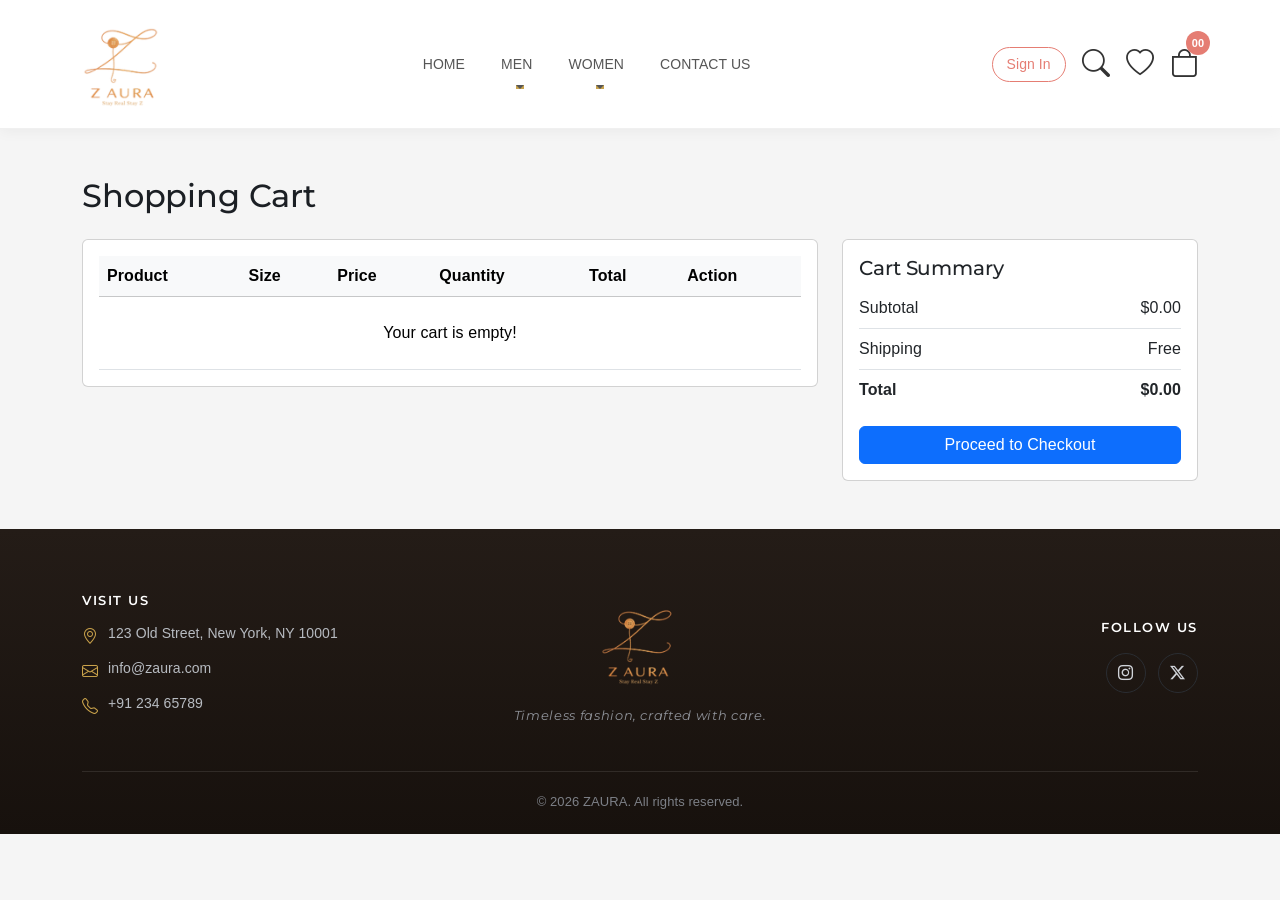
<file: cart.html>
<!doctype html>
<html lang="en">

<head>
    <meta charset="utf-8">
    <meta name="viewport" content="width=device-width, initial-scale=1">
    <title>ZAURA Store</title>
    <link href="css/bootstrap.min.css" rel="stylesheet">
    <link href="css/style.css" rel="stylesheet">
    <link href="css/aos.css" rel="stylesheet">
    <link rel="preconnect" href="https://fonts.googleapis.com">
    <link rel="preconnect" href="https://fonts.gstatic.com" crossorigin>
    <link href="https://fonts.googleapis.com/css2?family=Montserrat:ital,wght@0,100..900;1,100..900&display=swap" rel="stylesheet">
    <link href="https://fonts.googleapis.com/css2?family=Poppins:wght@300;400;600&display=swap" rel="stylesheet">
    <link href="https://cdn.jsdelivr.net/npm/bootstrap-icons@1.11.3/font/bootstrap-icons.css" rel="stylesheet">
    <link href="css/enhancements.css" rel="stylesheet">
</head>

<body>

    <nav class="navbar navbar-expand-lg custom-navbar">
        <div class="container">

            <!-- Logo -->
            <a class="navbar-brand logo" href="index.html">
                <img src="img/logo-transparent.png" alt="ZAURA" height="58">
            </a>

            <!-- Mobile Toggle -->
            <button class="navbar-toggler" type="button" data-bs-toggle="collapse" data-bs-target="#navbarContent">
                <span class="navbar-toggler-icon"></span>
            </button>

            <div class="collapse navbar-collapse" id="navbarContent">

                <!-- Center Menu -->
                <ul class="navbar-nav mx-auto">
                    <li class="nav-item">
                        <a class="nav-link" href="index.html">
                            HOME
                        </a>
                    </li>

                    <li class="nav-item dropdown">
                        <a class="nav-link dropdown-toggle" href="mens.html" role="button" data-bs-toggle="dropdown">
                            MEN
                        </a>
                        <ul class="dropdown-menu">
                            <li><a class="dropdown-item" href="mens.html">Shirts</a></li>
                            <li><a class="dropdown-item" href="mens.html">T-Shirts</a></li>
                            <li><a class="dropdown-item" href="mens.html">Jeans</a></li>

                        </ul>
                    </li>

                    <li class="nav-item dropdown">
                        <a class="nav-link dropdown-toggle" href="womens.html" data-bs-toggle="dropdown">
                           WOMEN
                        </a>
                        <ul class="dropdown-menu">
                            <li><a class="dropdown-item" href="womens.html">Kurti</a></li>
                            <li><a class="dropdown-item" href="womens.html">T-Shirts</a></li>
                            <li><a class="dropdown-item" href="womens.html">Tops</a></li>
                            <li><a class="dropdown-item" href="womens.html">Pant</a></li>
                            <li><a class="dropdown-item" href="womens.html">Short Kurti</a></li>

                        </ul>
                    </li>

                   
                    <li class="nav-item">
                        <a class="nav-link" href="contact.html">
                            CONTACT US
                        </a>
                    </li>
                </ul>

                <!-- Right Icons -->
                <div class="header-right">

                    <a href="signin.html" class="signin">
                        Sign In
                    </a>

                    <a href="#" data-bs-toggle="modal" data-bs-target="#searchModal">
                        <i class="bi bi-search"></i>
                    </a>

                    <a href="#" id="wishlist-icon">
                        <i class="bi bi-heart"></i>
                    </a>

                    <a href="cart.html" class="cart-icon" id="cart-icon">
                        <i class="bi bi-bag"></i>
                        <span>01</span>
                    </a>

                </div>

            </div>
        </div>
    </nav>

    <section>
        <div class="container my-5">
            <h2 class="mb-4">Shopping Cart</h2>
            <div class="row">
                <div class="col-lg-8">
                    <div class="card mb-4">
                        <div class="card-body">
                            <div class="table-responsive">
                                <table class="table align-middle mb-0">
                                    <thead class="table-light">
                                        <tr>
                                            <th>Product</th>
                                            <th>Size</th>
                                            <th>Price</th>
                                            <th>Quantity</th>
                                            <th>Total</th>
                                            <th>Action</th>
                                        </tr>
                                    </thead>
                                    <tbody id="cart-table-body">
                                        </tbody>
                                </table>
                            </div>
                        </div>
                    </div>
                </div>

                <div class="col-lg-4">
                    <div class="card">
                        <div class="card-body">
                            <h5 class="card-title">Cart Summary</h5>
                            <ul class="list-group list-group-flush mb-3">
                                <li class="list-group-item d-flex justify-content-between align-items-center px-0">
                                    Subtotal
                                    <span id="cart-subtotal">$0.00</span>
                                </li>
                                <li class="list-group-item d-flex justify-content-between align-items-center px-0">
                                    Shipping
                                    <span>Free</span>
                                </li>
                                <li class="list-group-item d-flex justify-content-between align-items-center px-0 fw-bold">
                                    Total
                                    <span id="cart-total">$0.00</span>
                                </li>
                            </ul>
                            <a href="checkout.html" class="btn btn-primary w-100">Proceed to Checkout</a>
                        </div>
                    </div>
                </div>
            </div>
        </div>
    </section>

    <footer class="footer">
        <div class="container">
            <div class="footer-main">

                <!-- Address (left) -->
                <div class="footer-col footer-address">
                    <h5>Visit Us</h5>
                    <p><i class="bi bi-geo-alt"></i><span>123 Old Street, New York, NY 10001</span></p>
                    <p><i class="bi bi-envelope"></i><span>info@zaura.com</span></p>
                    <p><i class="bi bi-telephone"></i><span>+91 234 65789</span></p>
                </div>

                <!-- Logo (center) -->
                <div class="footer-col footer-brand">
                    <a href="index.html" class="footer-logo">
                        <img src="img/logo-transparent.png" alt="ZAURA">
                    </a>
                    <p class="footer-tagline">Timeless fashion, crafted with care.</p>
                </div>

                <!-- Social (right) -->
                <div class="footer-col footer-social">
                    <h5>Follow Us</h5>
                    <div class="social-icons">
                        <a href="https://instagram.com" target="_blank" rel="noopener" aria-label="Instagram"><i class="bi bi-instagram"></i></a>
                        <a href="https://twitter.com" target="_blank" rel="noopener" aria-label="Twitter"><i class="bi bi-twitter-x"></i></a>
                    </div>
                </div>

            </div>

            <div class="footer-bottom">© 2026 ZAURA. All rights reserved.</div>
        </div>
    </footer>

    <button id="scrollTopBtn" class="scroll-top-btn"><i class="bi bi-chevron-up"></i></button>

    <div class="modal fade" id="searchModal" tabindex="-1">
        <div class="modal-dialog modal-dialog-centered">
            <div class="modal-content">
                <div class="modal-header">
                    <h5 class="modal-title">Search Products</h5>
                    <button type="button" class="btn-close" data-bs-dismiss="modal"></button>
                </div>
                <div class="modal-body">
                    <input type="text" class="form-control" placeholder="Search products...">
                </div>
            </div>
        </div>
    </div>

    <script src="js/bootstrap.bundle.min.js"></script>
    <script src="js/aos.js"></script>
    <script>
        AOS.init({ duration: 1500, easing: 'ease-in-out', once: true });
    </script>

    <script>
        const btn = document.getElementById("scrollTopBtn");
        window.addEventListener("scroll", () => {
            if (window.scrollY > 150) { btn.classList.add("show"); } 
            else { btn.classList.remove("show"); }
        });
        btn.addEventListener("click", () => { window.scrollTo({ top: 0, behavior: "smooth" }); });
    </script>

  <script>
        document.addEventListener('DOMContentLoaded', () => {
            renderCart();

            function renderCart() {
                const cart = JSON.parse(localStorage.getItem('cart')) || [];
                const cartTableBody = document.getElementById('cart-table-body');
                const cartCount = document.getElementById('cart-count');
                
                if (cartCount) {
                    cartCount.innerText = cart.length < 10 ? '0' + cart.length : cart.length;
                }

                cartTableBody.innerHTML = '';
                
                if (cart.length === 0) {
                    cartTableBody.innerHTML = `<tr><td colspan="6" class="text-center py-4">Your cart is empty!</td></tr>`;
                    updateSummary(0);
                    return;
                }

                let subtotal = 0;

                cart.forEach((item, index) => {
                    const row = document.createElement('tr');
                    const itemTotal = item.price * item.quantity;
                    subtotal += itemTotal;

                    // ഇവിടെ ഡമ്മി ലിങ്കിന് പകരം ${item.image} എന്ന് മാറ്റിയിട്ടുണ്ട്
                    row.innerHTML = `
                        <td>
                            <div class="d-flex align-items-center">
                                <img src="${item.image ? item.image : 'https://via.placeholder.com/50'}" class="rounded me-3" alt="Product" style="width: 50px; height: 50px; object-fit: cover;" loading="lazy" decoding="async">
                                <div>
                                    <p class="mb-0 fw-bold">${item.name}</p>
                                </div>
                            </div>
                        </td>
                        <td>${item.size}</td>
                        <td>$${item.price.toFixed(2)}</td>
                        <td>
                            <div class="input-group" style="width: 120px;">
                                <button class="btn btn-outline-secondary btn-sm minus-btn" data-index="${index}">-</button>
                                <input type="text" class="form-control form-control-sm text-center quantity-input" value="${item.quantity}" readonly>
                                <button class="btn btn-outline-secondary btn-sm plus-btn" data-index="${index}">+</button>
                            </div>
                        </td>
                        <td>$${itemTotal.toFixed(2)}</td>
                        <td>
                            <button class="btn btn-danger btn-sm remove-item" data-index="${index}">Remove</button>
                        </td>
                    `;
                    cartTableBody.appendChild(row);
                });

                updateSummary(subtotal);
                setupEventListeners();
            }

            function updateSummary(subtotal) {
                document.getElementById('cart-subtotal').innerText = `$${subtotal.toFixed(2)}`;
                document.getElementById('cart-total').innerText = `$${subtotal.toFixed(2)}`;
            }

            function setupEventListeners() {
                // Quantity Plus Button
                document.querySelectorAll('.plus-btn').forEach(button => {
                    button.addEventListener('click', (e) => {
                        const index = e.target.getAttribute('data-index');
                        let cart = JSON.parse(localStorage.getItem('cart'));
                        cart[index].quantity += 1;
                        localStorage.setItem('cart', JSON.stringify(cart));
                        renderCart();
                    });
                });

                // Quantity Minus Button
                document.querySelectorAll('.minus-btn').forEach(button => {
                    button.addEventListener('click', (e) => {
                        const index = e.target.getAttribute('data-index');
                        let cart = JSON.parse(localStorage.getItem('cart'));
                        if (cart[index].quantity > 1) {
                            cart[index].quantity -= 1;
                            localStorage.setItem('cart', JSON.stringify(cart));
                            renderCart();
                        }
                    });
                });

                // Remove Item Button
                document.querySelectorAll('.remove-item').forEach(button => {
                    button.addEventListener('click', (e) => {
                        const index = e.target.getAttribute('data-index');
                        let cart = JSON.parse(localStorage.getItem('cart'));
                        cart.splice(index, 1);
                        localStorage.setItem('cart', JSON.stringify(cart));
                        renderCart();
                    });
                });
            }
        });
    </script>
    <script src="js/products.js"></script>
    <script src="js/site.js"></script>
    <script src="js/images.js"></script>
    <script src="js/auth.js"></script>
</body>
</html>
</file>
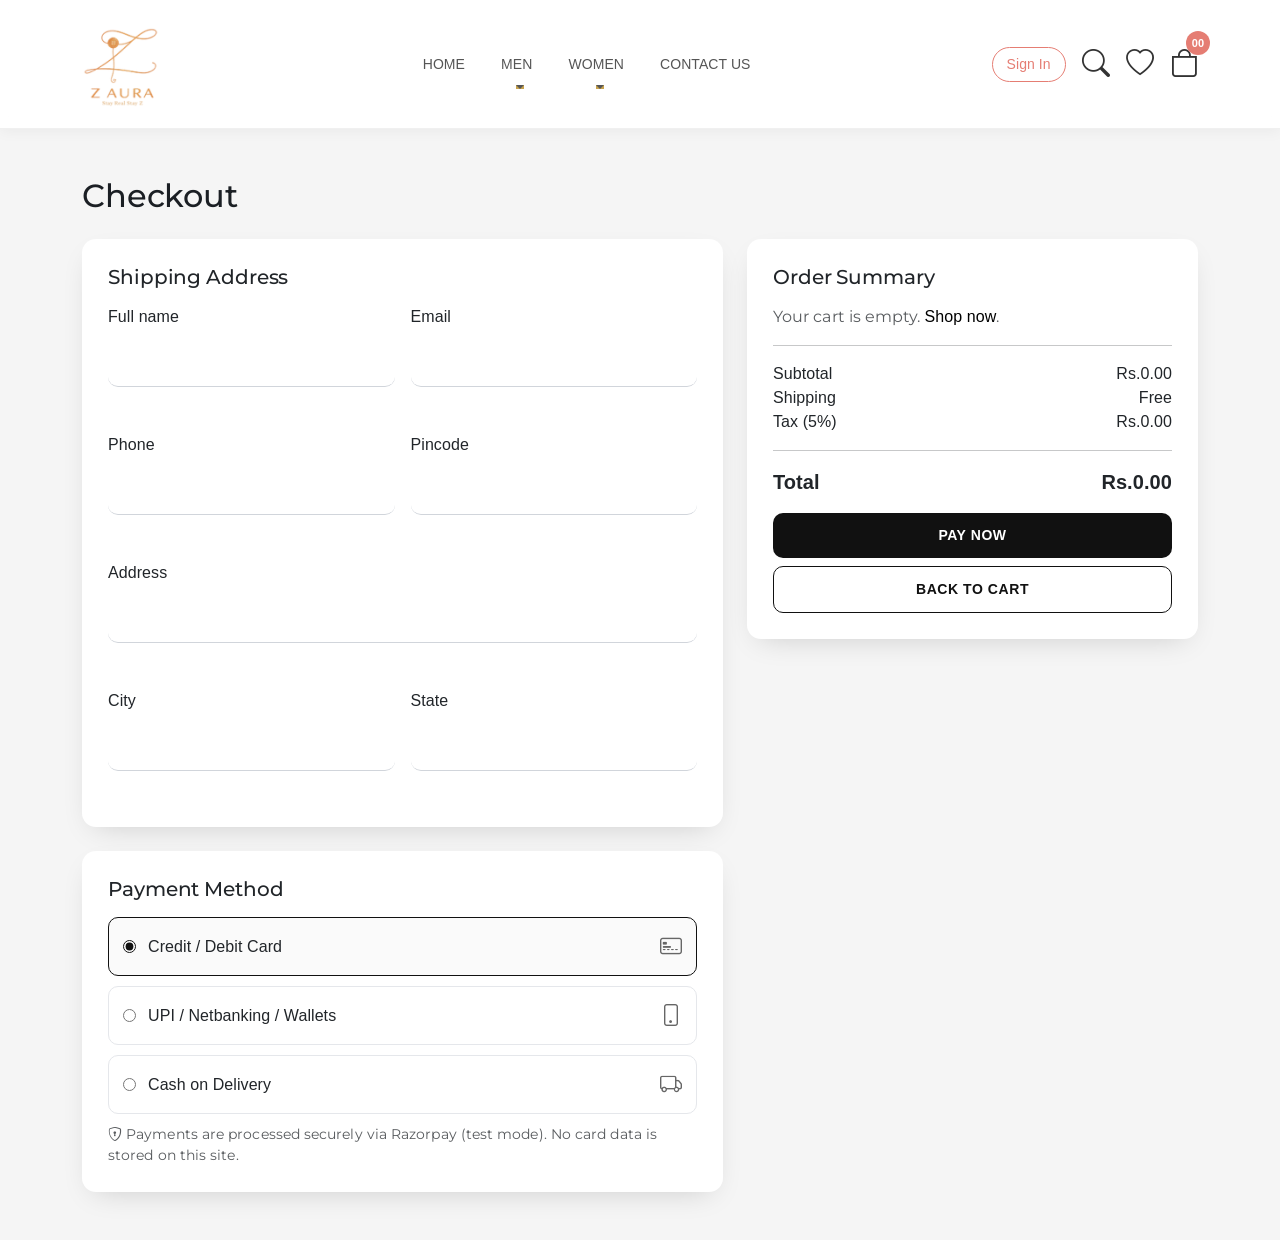
<file: checkout.html>
<!doctype html>
<html lang="en">
<head>
    <meta charset="utf-8">
    <meta name="viewport" content="width=device-width, initial-scale=1">
    <title>Checkout · ZAURA Store</title>
    <link href="css/bootstrap.min.css" rel="stylesheet">
    <link href="css/style.css" rel="stylesheet">
    <link href="css/enhancements.css" rel="stylesheet">
    <link href="https://cdn.jsdelivr.net/npm/bootstrap-icons@1.11.3/font/bootstrap-icons.css" rel="stylesheet">
    <link href="https://fonts.googleapis.com/css2?family=Montserrat:wght@400;600;700&display=swap" rel="stylesheet">
    <script src="https://checkout.razorpay.com/v1/checkout.js"></script>
</head>
<body>
    <nav class="navbar navbar-expand-lg custom-navbar">
        <div class="container">
            <a class="navbar-brand logo" href="index.html"><img src="img/logo-transparent.png" alt="ZAURA" height="58"></a>
            <button class="navbar-toggler" type="button" data-bs-toggle="collapse" data-bs-target="#navbarContent">
                <span class="navbar-toggler-icon"></span>
            </button>
            <div class="collapse navbar-collapse" id="navbarContent">
                <ul class="navbar-nav mx-auto">
                    <li class="nav-item"><a class="nav-link" href="index.html">HOME</a></li>
                    <li class="nav-item dropdown">
                        <a class="nav-link dropdown-toggle" href="mens.html" role="button" data-bs-toggle="dropdown">MEN</a>
                        <ul class="dropdown-menu">
                            <li><a class="dropdown-item" href="mens.html">Shirts</a></li>
                            <li><a class="dropdown-item" href="mens.html">T-Shirts</a></li>
                            <li><a class="dropdown-item" href="mens.html">Jeans</a></li>
                        </ul>
                    </li>
                    <li class="nav-item dropdown">
                        <a class="nav-link dropdown-toggle" href="womens.html" role="button" data-bs-toggle="dropdown">WOMEN</a>
                        <ul class="dropdown-menu">
                            <li><a class="dropdown-item" href="womens.html">Kurti</a></li>
                            <li><a class="dropdown-item" href="womens.html">T-Shirts</a></li>
                            <li><a class="dropdown-item" href="womens.html">Tops</a></li>
                            <li><a class="dropdown-item" href="womens.html">Pant</a></li>
                            <li><a class="dropdown-item" href="womens.html">Short Kurti</a></li>
                        </ul>
                    </li>
                    <li class="nav-item"><a class="nav-link" href="contact.html">CONTACT US</a></li>
                </ul>
                <div class="header-right">
                    <a href="signin.html" class="signin">Sign In</a>
                    <a href="#" data-bs-toggle="modal" data-bs-target="#searchModal"><i class="bi bi-search"></i></a>
                    <a href="#" id="wishlist-icon"><i class="bi bi-heart"></i></a>
                    <a href="cart.html" class="cart-icon" id="cart-icon"><i class="bi bi-bag"></i><span>00</span></a>
                </div>
            </div>
        </div>
    </nav>

    <section class="container my-5">
        <h2 class="mb-4">Checkout</h2>
        <div class="row g-4">
            <div class="col-lg-7">
                <div class="card checkout-card mb-4">
                    <div class="card-body">
                        <h5 class="mb-3">Shipping Address</h5>
                        <form id="shipForm" class="row g-3">
                            <div class="col-md-6"><label class="form-label">Full name</label><input required name="name" class="form-control"></div>
                            <div class="col-md-6"><label class="form-label">Email</label><input required type="email" name="email" class="form-control"></div>
                            <div class="col-md-6"><label class="form-label">Phone</label><input required name="phone" class="form-control"></div>
                            <div class="col-md-6"><label class="form-label">Pincode</label><input required name="pincode" class="form-control"></div>
                            <div class="col-12"><label class="form-label">Address</label><input required name="address" class="form-control"></div>
                            <div class="col-md-6"><label class="form-label">City</label><input required name="city" class="form-control"></div>
                            <div class="col-md-6"><label class="form-label">State</label><input required name="state" class="form-control"></div>
                        </form>
                    </div>
                </div>

                <div class="card checkout-card">
                    <div class="card-body">
                        <h5 class="mb-3">Payment Method</h5>
                        <label class="pay-method"><input type="radio" name="pm" value="card" checked> <span>Credit / Debit Card</span> <span class="pm-icons"><i class="bi bi-credit-card-2-front"></i></span></label>
                        <label class="pay-method"><input type="radio" name="pm" value="upi"> <span>UPI / Netbanking / Wallets</span> <span class="pm-icons"><i class="bi bi-phone"></i></span></label>
                        <label class="pay-method"><input type="radio" name="pm" value="cod"> <span>Cash on Delivery</span> <span class="pm-icons"><i class="bi bi-truck"></i></span></label>
                        <p class="small text-muted mt-2 mb-0"><i class="bi bi-shield-lock"></i> Payments are processed securely via Razorpay (test mode). No card data is stored on this site.</p>
                    </div>
                </div>
            </div>

            <div class="col-lg-5">
                <div class="card checkout-card">
                    <div class="card-body">
                        <h5 class="mb-3">Order Summary</h5>
                        <div id="checkoutItems"></div>
                        <hr>
                        <div class="d-flex justify-content-between"><span>Subtotal</span><span id="ck-sub">Rs.0.00</span></div>
                        <div class="d-flex justify-content-between"><span>Shipping</span><span>Free</span></div>
                        <div class="d-flex justify-content-between"><span>Tax (5%)</span><span id="ck-tax">Rs.0.00</span></div>
                        <hr>
                        <div class="d-flex justify-content-between fw-bold fs-5"><span>Total</span><span id="ck-total">Rs.0.00</span></div>
                        <button id="payBtn" class="pdp-btn primary w-100 mt-3">Pay Now</button>
                        <a href="cart.html" class="pdp-btn ghost w-100 mt-2 text-center d-block">Back to Cart</a>
                    </div>
                </div>
            </div>
        </div>
    </section>

    <div class="modal fade" id="orderModal" tabindex="-1">
      <div class="modal-dialog modal-dialog-centered">
        <div class="modal-content">
          <div class="modal-body text-center p-4">
            <i class="bi bi-check-circle-fill text-success" style="font-size:56px"></i>
            <h4 class="mt-3">Order Placed!</h4>
            <p class="text-muted mb-1">Order ID: <span id="orderId" class="fw-bold text-dark"></span></p>
            <p class="text-muted">A confirmation email has been sent to you.</p>
            <a href="index.html" class="pdp-btn primary mt-2">Continue Shopping</a>
          </div>
        </div>
      </div>
    </div>

    <div class="modal fade" id="searchModal" tabindex="-1">
        <div class="modal-dialog modal-dialog-centered">
            <div class="modal-content">
                <div class="modal-header"><h5 class="modal-title">Search Products</h5><button type="button" class="btn-close" data-bs-dismiss="modal"></button></div>
                <div class="modal-body"><input type="text" class="form-control" placeholder="Search products..."></div>
            </div>
        </div>
    </div>

    <script src="js/bootstrap.bundle.min.js"></script>
    <script src="js/products.js"></script>
    <script src="js/site.js"></script>
    <script>
    (function () {
      /* Razorpay test key — replace with your live key_id in production. */
      const RZP_KEY = "rzp_test_1DP5mmOlF5G5ag";

      function money(n) { return "Rs." + n.toFixed(2); }
      function renderSummary() {
        const cart = window.ZAURA.getCart();
        const wrap = document.getElementById("checkoutItems");
        if (!cart.length) { wrap.innerHTML = '<p class="text-muted">Your cart is empty. <a href="index.html">Shop now</a>.</p>'; return { sub:0,tax:0,tot:0 }; }
        wrap.innerHTML = cart.map(i => `
          <div class="d-flex align-items-center gap-3 mb-2">
            <img src="${i.image}" style="width:52px;height:64px;object-fit:cover;border-radius:8px" loading="lazy" decoding="async">
            <div class="flex-grow-1">
              <div class="fw-semibold small">${i.name}</div>
              <div class="text-muted small">${i.size || ""} · Qty ${i.quantity || 1}</div>
            </div>
            <div class="small fw-semibold">${money((i.price||0) * (i.quantity||1))}</div>
          </div>`).join("");
        const sub = cart.reduce((n,i) => n + (i.price||0) * (i.quantity||1), 0);
        const tax = +(sub * 0.05).toFixed(2);
        const tot = +(sub + tax).toFixed(2);
        document.getElementById("ck-sub").innerText = money(sub);
        document.getElementById("ck-tax").innerText = money(tax);
        document.getElementById("ck-total").innerText = money(tot);
        return { sub, tax, tot };
      }

      const totals = renderSummary();

      function validShipping() {
        const f = document.getElementById("shipForm");
        if (!f.reportValidity()) return null;
        const fd = new FormData(f); const o = {}; fd.forEach((v,k) => o[k]=v); return o;
      }

      function completeOrder() {
        const oid = "ZAURA-" + Date.now().toString(36).toUpperCase();
        localStorage.setItem("cart", "[]");
        window.ZAURA.updateCartBadge();
        document.getElementById("orderId").innerText = oid;
        new bootstrap.Modal(document.getElementById("orderModal")).show();
      }

      document.getElementById("payBtn").addEventListener("click", () => {
        const ship = validShipping(); if (!ship) return;
        if (!totals || totals.tot <= 0) { alert("Your cart is empty."); return; }
        const method = document.querySelector('input[name="pm"]:checked').value;

        if (method === "cod") { completeOrder(); return; }

        /* Razorpay Checkout (test key). Amount in the smallest currency unit. */
        const options = {
          key: RZP_KEY,
          amount: Math.round(totals.tot * 100),
          currency: "INR",
          name: "ZAURA Store",
          description: "Order Payment",
          image: "img/logo-transparent.png",
          prefill: { name: ship.name, email: ship.email, contact: ship.phone },
          notes: { address: ship.address + ", " + ship.city + ", " + ship.state + " " + ship.pincode },
          theme: { color: "#111111" },
          handler: function (response) {
            console.log("Razorpay payment id:", response.razorpay_payment_id);
            completeOrder();
          }
        };
        try {
          const rzp = new Razorpay(options);
          rzp.on("payment.failed", function () { alert("Payment failed. Please try again."); });
          rzp.open();
        } catch (e) {
          alert("Payment gateway could not be loaded. Please check your internet connection.");
        }
      });
    })();
    </script>
    <script src="js/images.js"></script>
    <script src="js/auth.js"></script>
</body>
</html>
</file>
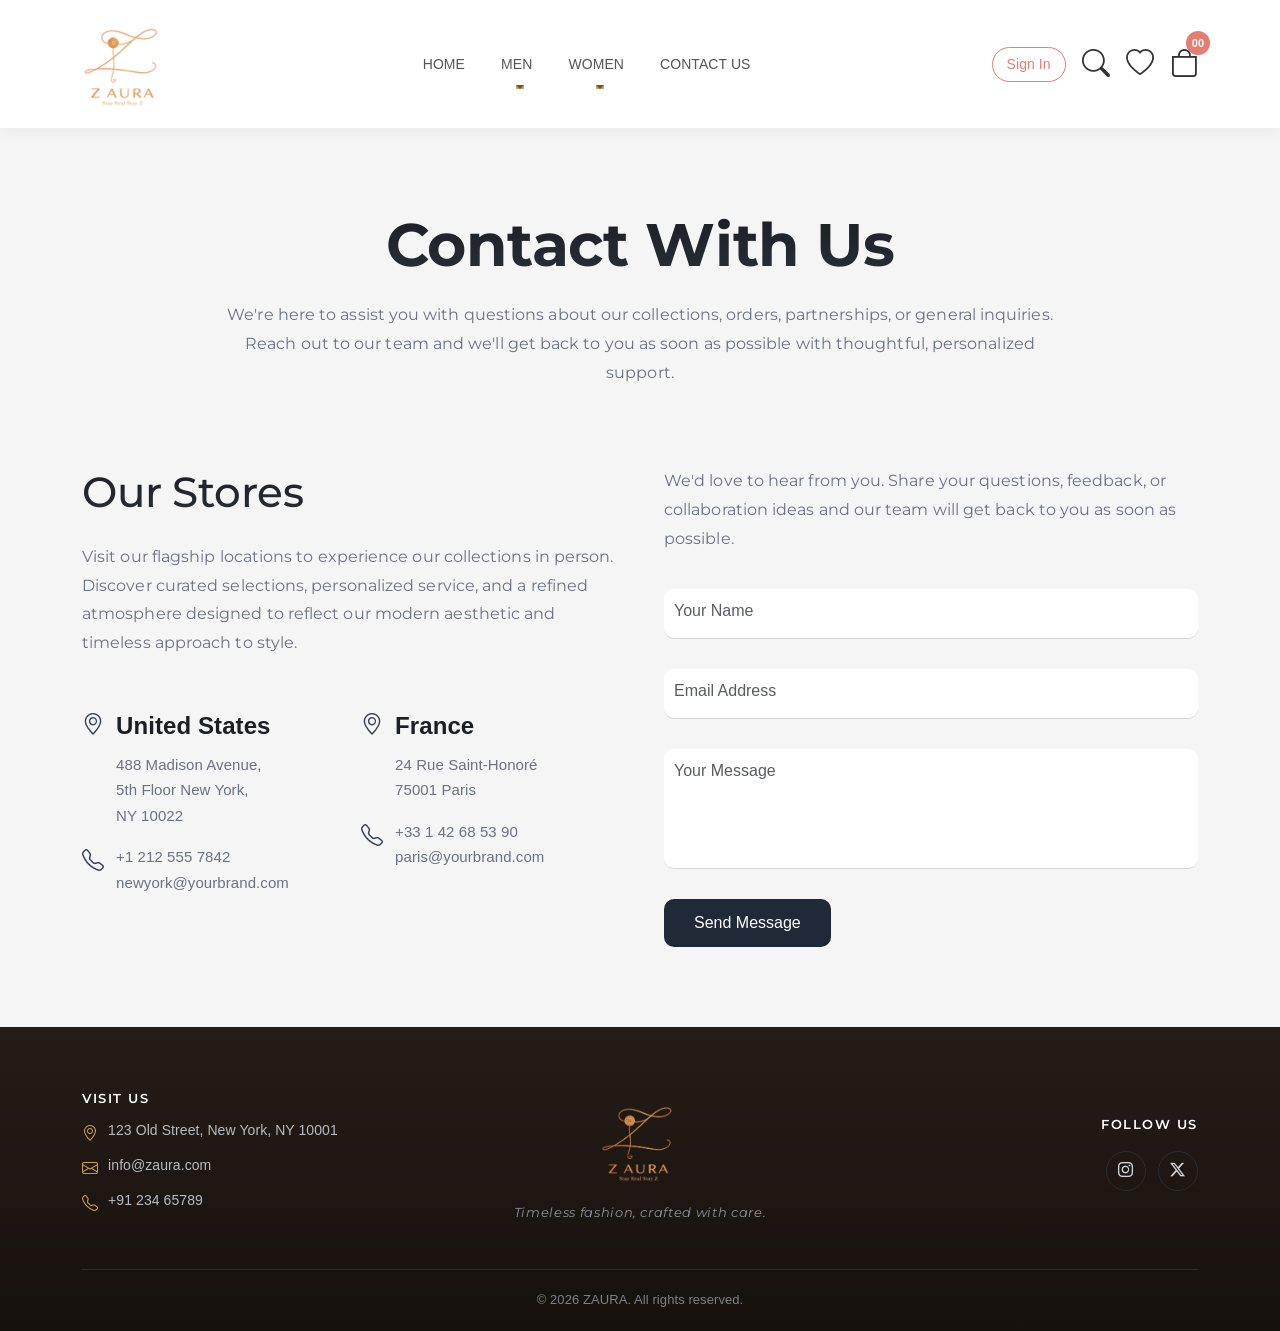
<file: contact.html>
<!doctype html>
<html lang="en">

<head>
    <meta charset="utf-8">
    <meta name="viewport" content="width=device-width, initial-scale=1">
    <title>ZAURA Store</title>
    <link href="css/bootstrap.min.css" rel="stylesheet">
    <link href="css/style.css" rel="stylesheet">
    <link href="css/aos.css" rel="stylesheet">
    <link rel="preconnect" href="https://fonts.googleapis.com">
    <link rel="preconnect" href="https://fonts.gstatic.com" crossorigin>
    <link href="https://fonts.googleapis.com/css2?family=Montserrat:ital,wght@0,100..900;1,100..900&display=swap"
        rel="stylesheet">
    <link href="https://fonts.googleapis.com/css2?family=Poppins:wght@300;400;600&display=swap" rel="stylesheet">

    <link href="https://cdn.jsdelivr.net/npm/bootstrap-icons@1.11.3/font/bootstrap-icons.css" rel="stylesheet">
    <link href="css/enhancements.css" rel="stylesheet">
</head>

<body>

    <nav class="navbar navbar-expand-lg custom-navbar">
        <div class="container">

            <!-- Logo -->
            <a class="navbar-brand logo" href="index.html">
                <img src="img/logo-transparent.png" alt="ZAURA" height="58">
            </a>

            <!-- Mobile Toggle -->
            <button class="navbar-toggler" type="button" data-bs-toggle="collapse" data-bs-target="#navbarContent">
                <span class="navbar-toggler-icon"></span>
            </button>

            <div class="collapse navbar-collapse" id="navbarContent">

                <!-- Center Menu -->
                <ul class="navbar-nav mx-auto">
                    <li class="nav-item">
                        <a class="nav-link" href="index.html">
                            HOME
                        </a>
                    </li>

                    <li class="nav-item dropdown">
                        <a class="nav-link dropdown-toggle" href="mens.html" role="button" data-bs-toggle="dropdown">
                            MEN
                        </a>
                        <ul class="dropdown-menu">
                            <li><a class="dropdown-item" href="mens.html">Shirts</a></li>
                            <li><a class="dropdown-item" href="mens.html">T-Shirts</a></li>
                            <li><a class="dropdown-item" href="mens.html">Jeans</a></li>

                        </ul>
                    </li>

                    <li class="nav-item dropdown">
                        <a class="nav-link dropdown-toggle" href="womens.html" data-bs-toggle="dropdown">
                           WOMEN
                        </a>
                        <ul class="dropdown-menu">
                            <li><a class="dropdown-item" href="womens.html">Kurti</a></li>
                            <li><a class="dropdown-item" href="womens.html">T-Shirts</a></li>
                            <li><a class="dropdown-item" href="womens.html">Tops</a></li>
                            <li><a class="dropdown-item" href="womens.html">Pant</a></li>
                            <li><a class="dropdown-item" href="womens.html">Short Kurti</a></li>

                        </ul>
                    </li>

                   
                    <li class="nav-item">
                        <a class="nav-link" href="contact.html">
                            CONTACT US
                        </a>
                    </li>
                </ul>

                <!-- Right Icons -->
                <div class="header-right">

                    <a href="signin.html" class="signin">
                        Sign In
                    </a>

                    <a href="#" data-bs-toggle="modal" data-bs-target="#searchModal">
                        <i class="bi bi-search"></i>
                    </a>

                    <a href="#" id="wishlist-icon">
                        <i class="bi bi-heart"></i>
                    </a>

                    <a href="cart.html" class="cart-icon" id="cart-icon">
                        <i class="bi bi-bag"></i>
                        <span>01</span>
                    </a>

                </div>

            </div>
        </div>
    </nav>

<section class="contact-section">
  <div class="container">

    <!-- Main Heading -->
    <h1 class="main-title">Contact With Us</h1>

    <p class="top-text">
      We're here to assist you with questions about our collections, orders,
      partnerships, or general inquiries. Reach out to our team and we'll get
      back to you as soon as possible with thoughtful, personalized support.
    </p>

    <div class="row g-5 align-items-start">

      <!-- Left Side -->
      <div class="col-lg-6">

        <h2 class="section-title">Our Stores</h2>

        <p class="store-text">
          Visit our flagship locations to experience our collections in person.
          Discover curated selections, personalized service, and a refined
          atmosphere designed to reflect our modern aesthetic and timeless
          approach to style.
        </p>

        <div class="row">

          <!-- USA -->
          <div class="col-md-6">
            <div class="store-card">

              <div class="d-flex align-items-start mb-3">
                <i class="bi bi-geo-alt"></i>

                <div>
                  <div class="store-title">United States</div>

                  <div class="store-info">
                    488 Madison Avenue,<br>
                    5th Floor New York,<br>
                    NY 10022
                  </div>
                </div>
              </div>

              <div class="d-flex align-items-start">
                <i class="bi bi-telephone"></i>

                <div class="store-info">
                  +1 212 555 7842<br>
                  newyork@yourbrand.com
                </div>
              </div>

            </div>
          </div>

          <!-- France -->
          <div class="col-md-6">
            <div class="store-card">

              <div class="d-flex align-items-start mb-3">
                <i class="bi bi-geo-alt"></i>

                <div>
                  <div class="store-title">France</div>

                  <div class="store-info">
                    24 Rue Saint-Honoré<br>
                    75001 Paris
                  </div>
                </div>
              </div>

              <div class="d-flex align-items-start">
                <i class="bi bi-telephone"></i>

                <div class="store-info">
                  +33 1 42 68 53 90<br>
                  paris@yourbrand.com
                </div>
              </div>

            </div>
          </div>

        </div>
      </div>

      <!-- Right Side Form -->
      <div class="col-lg-6">

        <div class="contact-form">

          <p>
            We'd love to hear from you. Share your questions, feedback,
            or collaboration ideas and our team will get back to you
            as soon as possible.
          </p>

          <form>

            <input type="text"
                   class="form-control"
                   placeholder="Your Name">

            <input type="email"
                   class="form-control"
                   placeholder="Email Address">

            <textarea class="form-control"
                      placeholder="Your Message"></textarea>

            <button type="submit" class="btn-custom">
              Send Message
            </button>

          </form>

        </div>

      </div>

    </div>

  </div>
</section>


    


    <footer class="footer">
        <div class="container">
            <div class="footer-main">

                <!-- Address (left) -->
                <div class="footer-col footer-address">
                    <h5>Visit Us</h5>
                    <p><i class="bi bi-geo-alt"></i><span>123 Old Street, New York, NY 10001</span></p>
                    <p><i class="bi bi-envelope"></i><span>info@zaura.com</span></p>
                    <p><i class="bi bi-telephone"></i><span>+91 234 65789</span></p>
                </div>

                <!-- Logo (center) -->
                <div class="footer-col footer-brand">
                    <a href="index.html" class="footer-logo">
                        <img src="img/logo-transparent.png" alt="ZAURA">
                    </a>
                    <p class="footer-tagline">Timeless fashion, crafted with care.</p>
                </div>

                <!-- Social (right) -->
                <div class="footer-col footer-social">
                    <h5>Follow Us</h5>
                    <div class="social-icons">
                        <a href="https://instagram.com" target="_blank" rel="noopener" aria-label="Instagram"><i class="bi bi-instagram"></i></a>
                        <a href="https://twitter.com" target="_blank" rel="noopener" aria-label="Twitter"><i class="bi bi-twitter-x"></i></a>
                    </div>
                </div>

            </div>

            <div class="footer-bottom">© 2026 ZAURA. All rights reserved.</div>
        </div>
    </footer>

    <button id="scrollTopBtn" class="scroll-top-btn">
        <i class="bi bi-chevron-up"></i>
    </button>


    <script src="js/bootstrap.bundle.min.js"></script>

    
    <script src="js/products.js"></script>
    <script src="js/site.js"></script>
    <script src="js/images.js"></script>
    <script src="js/auth.js"></script>
</body>


</html>
</file>
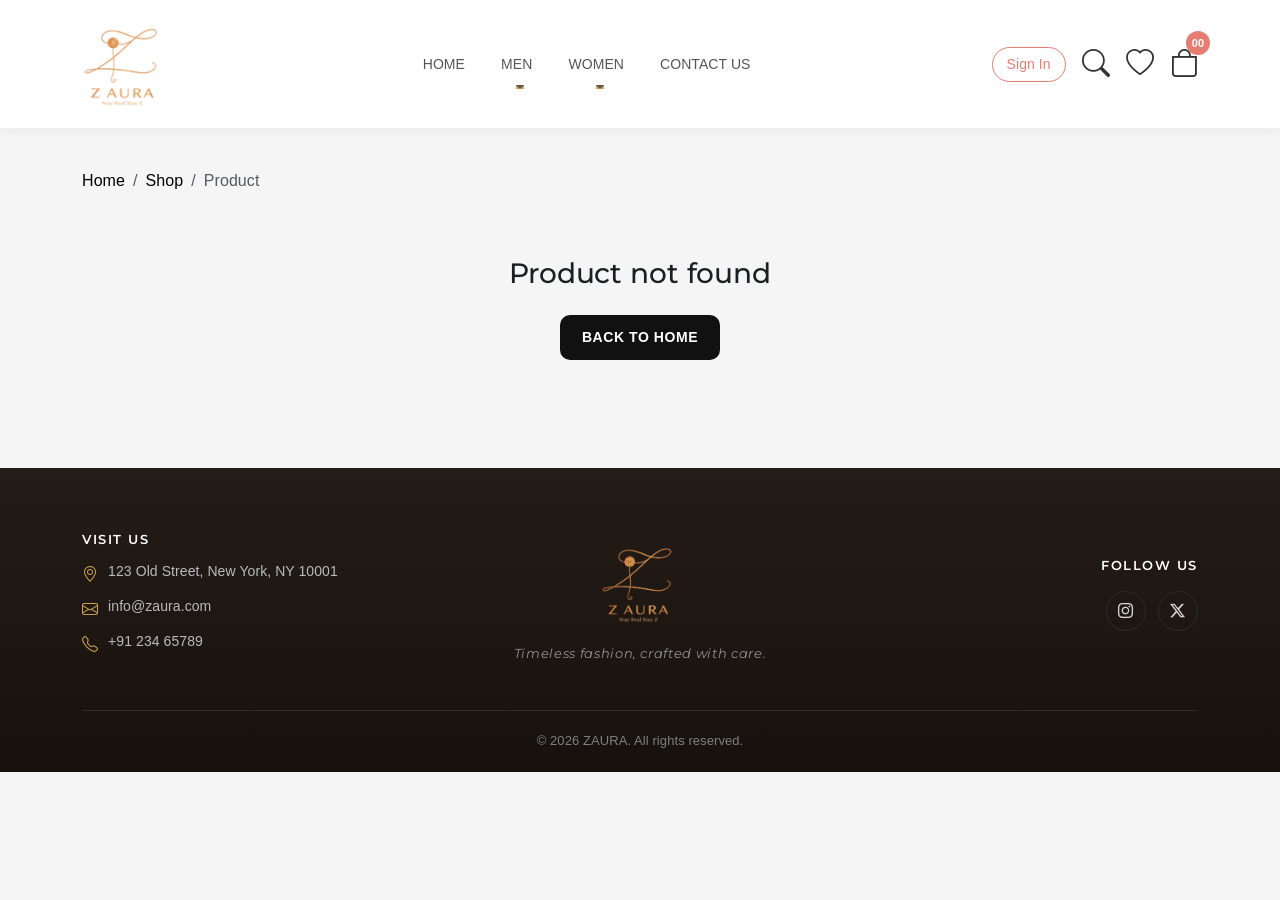
<file: product.html>
<!doctype html>
<html lang="en">

<head>
    <meta charset="utf-8">
    <meta name="viewport" content="width=device-width, initial-scale=1">
    <title>Product · ZAURA Store</title>
    <link href="css/bootstrap.min.css" rel="stylesheet">
    <link href="css/style.css" rel="stylesheet">
    <link href="css/aos.css" rel="stylesheet">
    <link href="css/enhancements.css" rel="stylesheet">
    <link rel="preconnect" href="https://fonts.googleapis.com">
    <link rel="preconnect" href="https://fonts.gstatic.com" crossorigin>
    <link href="https://fonts.googleapis.com/css2?family=Montserrat:ital,wght@0,100..900;1,100..900&display=swap" rel="stylesheet">
    <link href="https://fonts.googleapis.com/css2?family=Poppins:wght@300;400;600&display=swap" rel="stylesheet">
    <link href="https://cdn.jsdelivr.net/npm/bootstrap-icons@1.11.3/font/bootstrap-icons.css" rel="stylesheet">
</head>

<body>

    <nav class="navbar navbar-expand-lg custom-navbar">
        <div class="container">
            <a class="navbar-brand logo" href="index.html"><img src="img/logo-transparent.png" alt="ZAURA" height="58"></a>
            <button class="navbar-toggler" type="button" data-bs-toggle="collapse" data-bs-target="#navbarContent">
                <span class="navbar-toggler-icon"></span>
            </button>
            <div class="collapse navbar-collapse" id="navbarContent">
                <ul class="navbar-nav mx-auto">
                    <li class="nav-item"><a class="nav-link" href="index.html">HOME</a></li>
                    <li class="nav-item dropdown">
                        <a class="nav-link dropdown-toggle" href="mens.html" role="button" data-bs-toggle="dropdown">MEN</a>
                        <ul class="dropdown-menu">
                            <li><a class="dropdown-item" href="mens.html">Shirts</a></li>
                            <li><a class="dropdown-item" href="mens.html">T-Shirts</a></li>
                            <li><a class="dropdown-item" href="mens.html">Jeans</a></li>
                        </ul>
                    </li>
                    <li class="nav-item dropdown">
                        <a class="nav-link dropdown-toggle" href="womens.html" role="button" data-bs-toggle="dropdown">WOMEN</a>
                        <ul class="dropdown-menu">
                            <li><a class="dropdown-item" href="womens.html">Kurti</a></li>
                            <li><a class="dropdown-item" href="womens.html">T-Shirts</a></li>
                            <li><a class="dropdown-item" href="womens.html">Tops</a></li>
                            <li><a class="dropdown-item" href="womens.html">Pant</a></li>
                            <li><a class="dropdown-item" href="womens.html">Short Kurti</a></li>
                        </ul>
                    </li>
                    <li class="nav-item"><a class="nav-link" href="contact.html">CONTACT US</a></li>
                </ul>
                <div class="header-right">
                    <a href="signin.html" class="signin">Sign In</a>
                    <a href="#" data-bs-toggle="modal" data-bs-target="#searchModal"><i class="bi bi-search"></i></a>
                    <a href="#" id="wishlist-icon"><i class="bi bi-heart"></i></a>
                    <a href="cart.html" class="cart-icon" id="cart-icon"><i class="bi bi-bag"></i><span>00</span></a>
                </div>
            </div>
        </div>
    </nav>

    <section class="pdp">
        <div class="container">
            <nav aria-label="breadcrumb" class="mb-3">
                <ol class="breadcrumb small">
                    <li class="breadcrumb-item"><a href="index.html">Home</a></li>
                    <li class="breadcrumb-item"><a href="#" id="pdp-crumb-cat">Shop</a></li>
                    <li class="breadcrumb-item active" id="pdp-crumb-name">Product</li>
                </ol>
            </nav>
            <div class="row g-5" id="pdp-root">
                <div class="col-lg-6 pdp-gallery">
                    <img id="pdp-image" class="pdp-main-image" alt="" loading="lazy" decoding="async">
                    <div class="pdp-thumbs" id="pdp-thumbs"></div>
                </div>
                <div class="col-lg-6">
                    <div class="pdp-category" id="pdp-category"></div>
                    <h1 class="pdp-title" id="pdp-title"></h1>
                    <div class="pdp-rating">★★★★★ <span class="text-muted small ms-2">(128 reviews)</span></div>
                    <div class="pdp-price" id="pdp-price"></div>
                    <p class="pdp-desc" id="pdp-desc"></p>

                    <div class="pdp-section-title">Color</div>
                    <div class="pdp-colors" id="pdp-colors"></div>

                    <div class="pdp-section-title">Size</div>
                    <div class="pdp-sizes" id="pdp-sizes"></div>

                    <div class="pdp-section-title">Quantity</div>
                    <div class="pdp-qty">
                        <button type="button" id="pdp-qty-minus">−</button>
                        <input id="pdp-qty" type="text" value="1" readonly>
                        <button type="button" id="pdp-qty-plus">+</button>
                    </div>

                    <div class="pdp-actions">
                        <button class="pdp-btn primary" id="pdp-add">Add to Cart</button>
                        <button class="pdp-btn ghost" id="pdp-buy">Buy Now</button>
                        <button class="pdp-btn ghost" id="pdp-wish"><i class="bi bi-heart"></i> Wishlist</button>
                    </div>

                    <div class="pdp-section-title">Fabric &amp; Material</div>
                    <p class="pdp-desc" id="pdp-fabric"></p>

                    <div class="pdp-section-title">Specifications</div>
                    <ul class="pdp-specs" id="pdp-specs"></ul>

                    <div class="pdp-section-title">Care Instructions</div>
                    <ul class="pdp-care" id="pdp-care"></ul>
                </div>
            </div>
        </div>
    </section>

    <footer class="footer">
        <div class="container">
            <div class="footer-main">

                <!-- Address (left) -->
                <div class="footer-col footer-address">
                    <h5>Visit Us</h5>
                    <p><i class="bi bi-geo-alt"></i><span>123 Old Street, New York, NY 10001</span></p>
                    <p><i class="bi bi-envelope"></i><span>info@zaura.com</span></p>
                    <p><i class="bi bi-telephone"></i><span>+91 234 65789</span></p>
                </div>

                <!-- Logo (center) -->
                <div class="footer-col footer-brand">
                    <a href="index.html" class="footer-logo">
                        <img src="img/logo-transparent.png" alt="ZAURA">
                    </a>
                    <p class="footer-tagline">Timeless fashion, crafted with care.</p>
                </div>

                <!-- Social (right) -->
                <div class="footer-col footer-social">
                    <h5>Follow Us</h5>
                    <div class="social-icons">
                        <a href="https://instagram.com" target="_blank" rel="noopener" aria-label="Instagram"><i class="bi bi-instagram"></i></a>
                        <a href="https://twitter.com" target="_blank" rel="noopener" aria-label="Twitter"><i class="bi bi-twitter-x"></i></a>
                    </div>
                </div>

            </div>

            <div class="footer-bottom">© 2026 ZAURA. All rights reserved.</div>
        </div>
    </footer>

    <div class="modal fade" id="searchModal" tabindex="-1">
        <div class="modal-dialog modal-dialog-centered">
            <div class="modal-content">
                <div class="modal-header"><h5 class="modal-title">Search Products</h5><button type="button" class="btn-close" data-bs-dismiss="modal"></button></div>
                <div class="modal-body"><input type="text" class="form-control" placeholder="Search products..."></div>
            </div>
        </div>
    </div>

    <div class="zaura-toast" id="zauraToast">Added to cart</div>

    <script src="js/bootstrap.bundle.min.js"></script>
    <script src="js/products.js"></script>
    <script src="js/site.js"></script>
    <script>
    (function () {
      const params = new URLSearchParams(window.location.search);
      const id = params.get("id");
      const p = (window.ZAURA_PRODUCTS || {})[id];
      const root = document.getElementById("pdp-root");
      if (!p) {
        root.innerHTML = '<div class="col-12 text-center py-5"><h3>Product not found</h3><a href="index.html" class="pdp-btn primary mt-3 d-inline-block">Back to Home</a></div>';
        return;
      }
      document.title = p.name + " · ZAURA Store";
      document.getElementById("pdp-category").innerText = p.category;
      document.getElementById("pdp-title").innerText = p.name;
      document.getElementById("pdp-crumb-name").innerText = p.name;
      document.getElementById("pdp-crumb-cat").innerText = p.category;
      const priceHtml = (p.oldPrice ? '<span class="old">Rs.' + p.oldPrice.toFixed(2) + '</span>' : '') + 'Rs.' + p.price.toFixed(2);
      document.getElementById("pdp-price").innerHTML = priceHtml;
      document.getElementById("pdp-desc").innerText = p.description;
      document.getElementById("pdp-fabric").innerText = p.fabric;

      const mainImg = document.getElementById("pdp-image");
      mainImg.src = p.image; mainImg.alt = p.name;
      const thumbs = document.getElementById("pdp-thumbs");
      p.images.forEach((src, i) => {
        const t = document.createElement("img");
        t.src = src; t.alt = p.name + " " + (i + 1);
        if (i === 0) t.classList.add("active");
        t.addEventListener("click", () => {
          mainImg.src = src;
          thumbs.querySelectorAll("img").forEach(x => x.classList.remove("active"));
          t.classList.add("active");
        });
        thumbs.appendChild(t);
      });

      let selectedColor = p.colors[0];
      const colorWrap = document.getElementById("pdp-colors");
      p.colors.forEach((c, i) => {
        const dot = document.createElement("span");
        dot.className = "pdp-color" + (i === 0 ? " active" : "");
        dot.style.background = c; dot.title = c;
        dot.addEventListener("click", () => {
          selectedColor = c;
          colorWrap.querySelectorAll(".pdp-color").forEach(x => x.classList.remove("active"));
          dot.classList.add("active");
        });
        colorWrap.appendChild(dot);
      });

      let selectedSize = null;
      const sizeWrap = document.getElementById("pdp-sizes");
      p.sizes.forEach(s => {
        const b = document.createElement("button");
        b.className = "pdp-size"; b.type = "button"; b.innerText = s;
        b.addEventListener("click", () => {
          selectedSize = s;
          sizeWrap.querySelectorAll(".pdp-size").forEach(x => x.classList.remove("active"));
          b.classList.add("active");
        });
        sizeWrap.appendChild(b);
      });

      const qtyInput = document.getElementById("pdp-qty");
      document.getElementById("pdp-qty-plus").addEventListener("click", () => { qtyInput.value = Math.min(10, parseInt(qtyInput.value, 10) + 1); });
      document.getElementById("pdp-qty-minus").addEventListener("click", () => { qtyInput.value = Math.max(1, parseInt(qtyInput.value, 10) - 1); });

      const specsList = document.getElementById("pdp-specs");
      Object.entries(p.specs).forEach(([k, v]) => {
        const li = document.createElement("li");
        li.innerHTML = '<span>' + k + '</span><span>' + v + '</span>';
        specsList.appendChild(li);
      });
      const careList = document.getElementById("pdp-care");
      p.care.forEach(c => { const li = document.createElement("li"); li.innerText = c; careList.appendChild(li); });

      function toast(msg) {
        const el = document.getElementById("zauraToast");
        el.innerText = msg; el.classList.add("show");
        setTimeout(() => el.classList.remove("show"), 1600);
      }
      function addToCart() {
        if (!selectedSize) { toast("Please select a size"); return false; }
        window.ZAURA.addToCart({
          id: p.id, name: p.name, image: p.image, price: p.price,
          size: selectedSize, color: selectedColor, quantity: parseInt(qtyInput.value, 10)
        });
        toast("Added to cart");
        return true;
      }
      document.getElementById("pdp-add").addEventListener("click", addToCart);
      document.getElementById("pdp-buy").addEventListener("click", () => { if (addToCart()) window.location.href = "checkout.html"; });
      document.getElementById("pdp-wish").addEventListener("click", () => {
        let w = window.ZAURA.getWish();
        if (w.includes(p.id)) w = w.filter(x => x !== p.id); else w.push(p.id);
        window.ZAURA.setWish(w); window.ZAURA.updateWishBadge();
        toast(w.includes(p.id) ? "Added to wishlist" : "Removed from wishlist");
      });
    })();
    </script>
    <script src="js/images.js"></script>
    <script src="js/auth.js"></script>
</body>
</html>
</file>
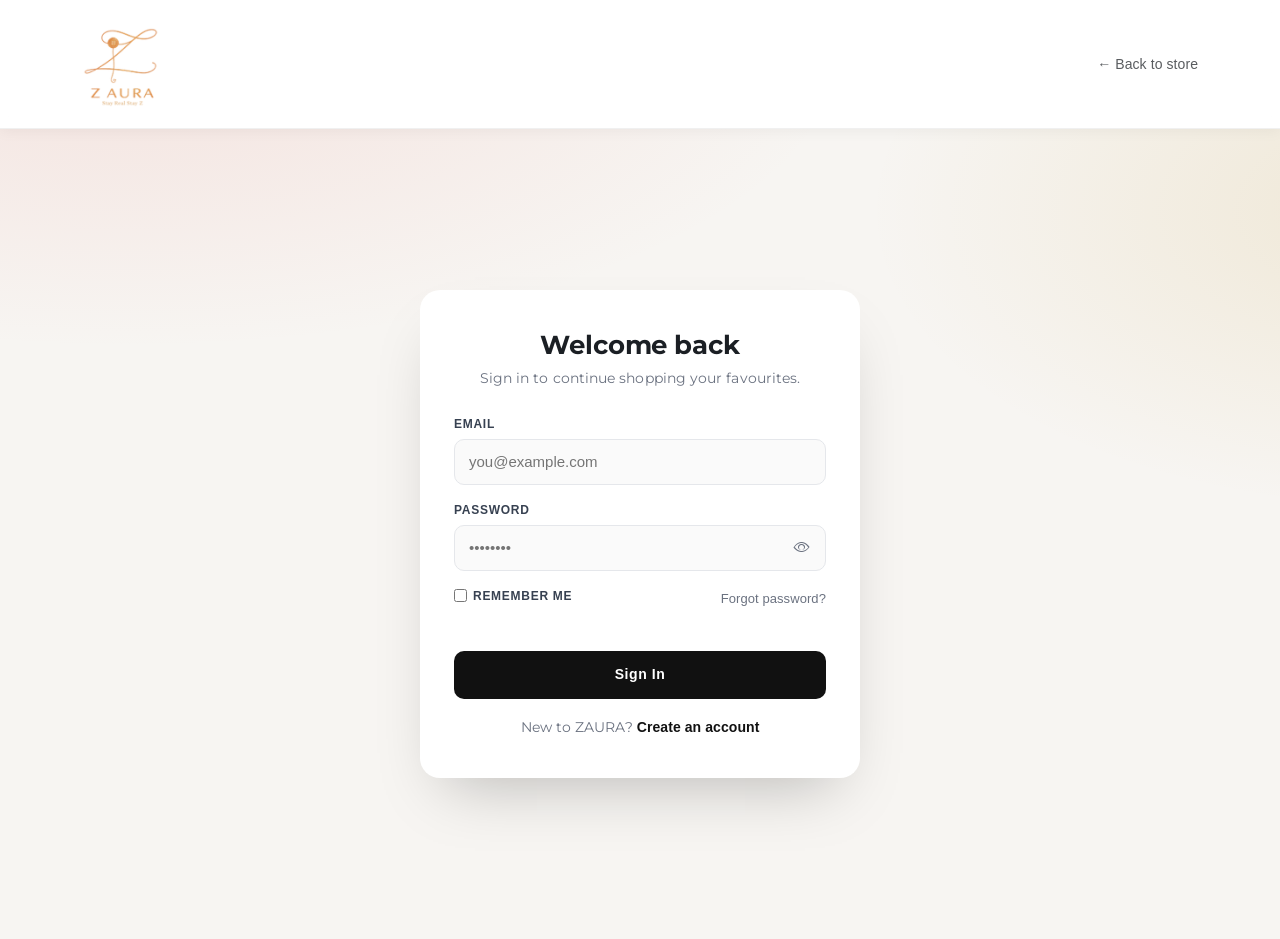
<file: signin.html>
<!doctype html>
<html lang="en">
<head>
  <meta charset="utf-8">
  <meta name="viewport" content="width=device-width, initial-scale=1">
  <title>Sign In — ZAURA</title>
  <link href="css/bootstrap.min.css" rel="stylesheet">
  <link href="css/style.css" rel="stylesheet">
  <link href="https://fonts.googleapis.com/css2?family=Montserrat:wght@300;400;600;700&display=swap" rel="stylesheet">
  <link href="https://cdn.jsdelivr.net/npm/bootstrap-icons@1.11.3/font/bootstrap-icons.css" rel="stylesheet">
  <link href="css/enhancements.css" rel="stylesheet">
</head>
<body>

  <nav class="navbar navbar-expand-lg custom-navbar">
    <div class="container">
      <a class="navbar-brand logo" href="index.html"><img src="img/logo-transparent.png" alt="ZAURA"></a>
      <a href="index.html" class="ms-auto text-muted small">← Back to store</a>
    </div>
  </nav>

  <main class="auth-page">
    <div class="auth-card">
      <div class="auth-header">
        <h1>Welcome back</h1>
        <p>Sign in to continue shopping your favourites.</p>
      </div>

      <form id="signinForm" class="auth-form" novalidate>
        <div class="form-group">
          <label>Email</label>
          <input type="email" name="email" required autocomplete="email" placeholder="you@example.com">
        </div>
        <div class="form-group">
          <label>Password</label>
          <div class="pw-wrap">
            <input type="password" name="password" required autocomplete="current-password" placeholder="••••••••">
            <button type="button" class="pw-toggle" aria-label="Toggle password"><i class="bi bi-eye"></i></button>
          </div>
        </div>
        <div class="auth-row">
          <label class="check"><input type="checkbox"> Remember me</label>
          <a href="#" class="muted-link">Forgot password?</a>
        </div>
        <div class="auth-error" id="authError"></div>
        <button type="submit" class="auth-btn">Sign In</button>
        <p class="auth-alt">New to ZAURA? <a href="signup.html">Create an account</a></p>
      </form>
    </div>
  </main>

  <script src="js/bootstrap.bundle.min.js"></script>
  <script src="js/auth.js"></script>
  <script>
    document.getElementById("signinForm").addEventListener("submit", function (e) {
      e.preventDefault();
      const data = Object.fromEntries(new FormData(this).entries());
      const res = window.ZAURA_AUTH.signIn(data);
      const err = document.getElementById("authError");
      if (!res.ok) { err.textContent = res.error; return; }
      err.textContent = "";
      window.location.href = "index.html";
    });
    document.querySelector(".pw-toggle").addEventListener("click", function () {
      const inp = this.previousElementSibling;
      inp.type = inp.type === "password" ? "text" : "password";
      this.querySelector("i").className = inp.type === "password" ? "bi bi-eye" : "bi bi-eye-slash";
    });
  </script>
</body>
</html>
</file>
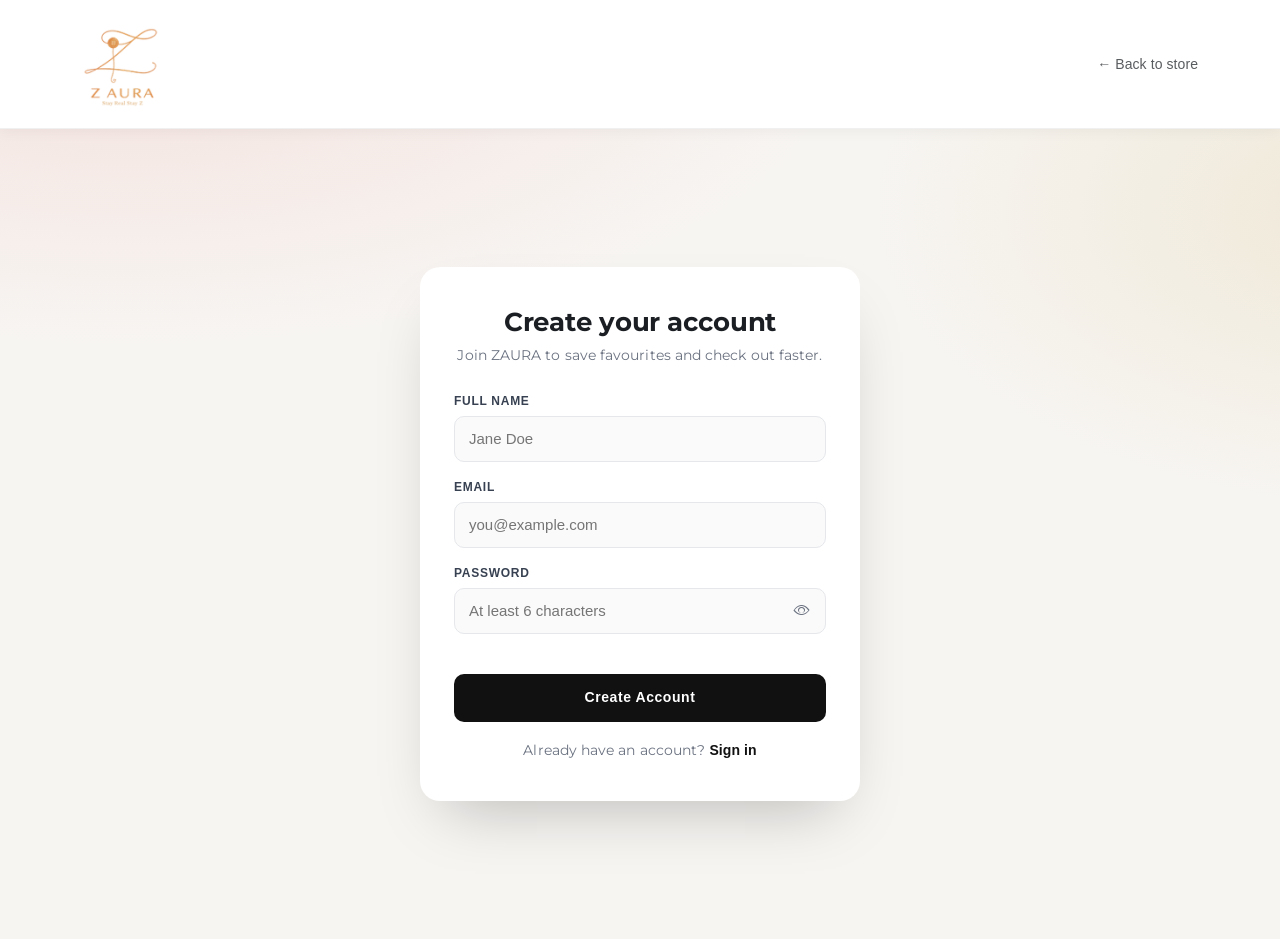
<file: signup.html>
<!doctype html>
<html lang="en">
<head>
  <meta charset="utf-8">
  <meta name="viewport" content="width=device-width, initial-scale=1">
  <title>Create Account — ZAURA</title>
  <link href="css/bootstrap.min.css" rel="stylesheet">
  <link href="css/style.css" rel="stylesheet">
  <link href="https://fonts.googleapis.com/css2?family=Montserrat:wght@300;400;600;700&display=swap" rel="stylesheet">
  <link href="https://cdn.jsdelivr.net/npm/bootstrap-icons@1.11.3/font/bootstrap-icons.css" rel="stylesheet">
  <link href="css/enhancements.css" rel="stylesheet">
</head>
<body>

  <nav class="navbar navbar-expand-lg custom-navbar">
    <div class="container">
      <a class="navbar-brand logo" href="index.html"><img src="img/logo-transparent.png" alt="ZAURA"></a>
      <a href="index.html" class="ms-auto text-muted small">← Back to store</a>
    </div>
  </nav>

  <main class="auth-page">
    <div class="auth-card">
      <div class="auth-header">
        <h1>Create your account</h1>
        <p>Join ZAURA to save favourites and check out faster.</p>
      </div>

      <form id="signupForm" class="auth-form" novalidate>
        <div class="form-group">
          <label>Full name</label>
          <input type="text" name="name" required autocomplete="name" placeholder="Jane Doe">
        </div>
        <div class="form-group">
          <label>Email</label>
          <input type="email" name="email" required autocomplete="email" placeholder="you@example.com">
        </div>
        <div class="form-group">
          <label>Password</label>
          <div class="pw-wrap">
            <input type="password" name="password" required autocomplete="new-password" placeholder="At least 6 characters">
            <button type="button" class="pw-toggle" aria-label="Toggle password"><i class="bi bi-eye"></i></button>
          </div>
        </div>
        <div class="auth-error" id="authError"></div>
        <button type="submit" class="auth-btn">Create Account</button>
        <p class="auth-alt">Already have an account? <a href="signin.html">Sign in</a></p>
      </form>
    </div>
  </main>

  <script src="js/bootstrap.bundle.min.js"></script>
  <script src="js/auth.js"></script>
  <script>
    document.getElementById("signupForm").addEventListener("submit", function (e) {
      e.preventDefault();
      const data = Object.fromEntries(new FormData(this).entries());
      const res = window.ZAURA_AUTH.signUp(data);
      const err = document.getElementById("authError");
      if (!res.ok) { err.textContent = res.error; return; }
      err.textContent = "";
      window.location.href = "index.html";
    });
    document.querySelector(".pw-toggle").addEventListener("click", function () {
      const inp = this.previousElementSibling;
      inp.type = inp.type === "password" ? "text" : "password";
      this.querySelector("i").className = inp.type === "password" ? "bi bi-eye" : "bi bi-eye-slash";
    });
  </script>
</body>
</html>
</file>
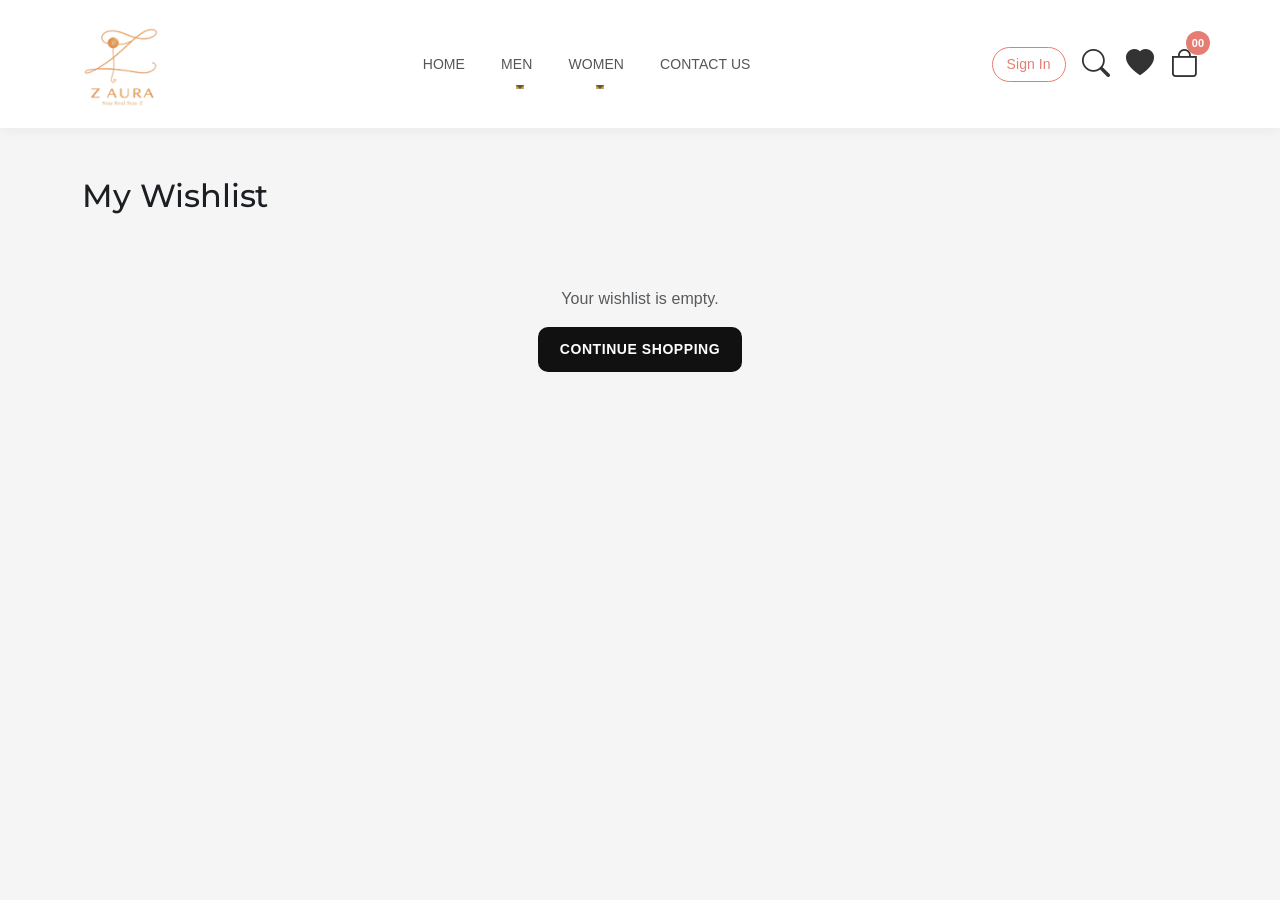
<file: wishlist.html>
<!doctype html>
<html lang="en">
<head>
    <meta charset="utf-8">
    <meta name="viewport" content="width=device-width, initial-scale=1">
    <title>Wishlist · ZAURA Store</title>
    <link href="css/bootstrap.min.css" rel="stylesheet">
    <link href="css/style.css" rel="stylesheet">
    <link href="css/enhancements.css" rel="stylesheet">
    <link href="https://cdn.jsdelivr.net/npm/bootstrap-icons@1.11.3/font/bootstrap-icons.css" rel="stylesheet">
    <link href="https://fonts.googleapis.com/css2?family=Montserrat:wght@400;600;700&display=swap" rel="stylesheet">
</head>
<body>
    <nav class="navbar navbar-expand-lg custom-navbar">
        <div class="container">
            <a class="navbar-brand logo" href="index.html"><img src="img/logo-transparent.png" alt="ZAURA" height="58"></a>
            <button class="navbar-toggler" type="button" data-bs-toggle="collapse" data-bs-target="#navbarContent">
                <span class="navbar-toggler-icon"></span>
            </button>
            <div class="collapse navbar-collapse" id="navbarContent">
                <ul class="navbar-nav mx-auto">
                    <li class="nav-item"><a class="nav-link" href="index.html">HOME</a></li>
                    <li class="nav-item dropdown">
                        <a class="nav-link dropdown-toggle" href="mens.html" role="button" data-bs-toggle="dropdown">MEN</a>
                        <ul class="dropdown-menu">
                            <li><a class="dropdown-item" href="mens.html">Shirts</a></li>
                            <li><a class="dropdown-item" href="mens.html">T-Shirts</a></li>
                            <li><a class="dropdown-item" href="mens.html">Jeans</a></li>
                        </ul>
                    </li>
                    <li class="nav-item dropdown">
                        <a class="nav-link dropdown-toggle" href="womens.html" role="button" data-bs-toggle="dropdown">WOMEN</a>
                        <ul class="dropdown-menu">
                            <li><a class="dropdown-item" href="womens.html">Kurti</a></li>
                            <li><a class="dropdown-item" href="womens.html">T-Shirts</a></li>
                            <li><a class="dropdown-item" href="womens.html">Tops</a></li>
                            <li><a class="dropdown-item" href="womens.html">Pant</a></li>
                            <li><a class="dropdown-item" href="womens.html">Short Kurti</a></li>
                        </ul>
                    </li>
                    <li class="nav-item"><a class="nav-link" href="contact.html">CONTACT US</a></li>
                </ul>
                <div class="header-right">
                    <a href="signin.html" class="signin">Sign In</a>
                    <a href="#" data-bs-toggle="modal" data-bs-target="#searchModal"><i class="bi bi-search"></i></a>
                    <a href="#" id="wishlist-icon"><i class="bi bi-heart-fill"></i></a>
                    <a href="cart.html" class="cart-icon" id="cart-icon"><i class="bi bi-bag"></i><span>00</span></a>
                </div>
            </div>
        </div>
    </nav>

    <section class="container my-5">
        <h2 class="mb-4">My Wishlist</h2>
        <div id="wishRoot"></div>
    </section>

    <div class="modal fade" id="searchModal" tabindex="-1">
        <div class="modal-dialog modal-dialog-centered">
            <div class="modal-content">
                <div class="modal-header"><h5 class="modal-title">Search Products</h5><button type="button" class="btn-close" data-bs-dismiss="modal"></button></div>
                <div class="modal-body"><input type="text" class="form-control" placeholder="Search products..."></div>
            </div>
        </div>
    </div>

    <script src="js/bootstrap.bundle.min.js"></script>
    <script src="js/products.js"></script>
    <script src="js/site.js"></script>
    <script>
      (function () {
        const root = document.getElementById("wishRoot");
        function render() {
          const w = window.ZAURA.getWish();
          if (!w.length) { root.innerHTML = '<div class="text-center py-5 text-muted">Your wishlist is empty. <br><a href="index.html" class="pdp-btn primary d-inline-block mt-3">Continue Shopping</a></div>'; return; }
          root.innerHTML = '<div class="wish-grid">' + w.map(id => {
            const p = window.ZAURA_PRODUCTS[id]; if (!p) return "";
            return '<div class="product-card"><a href="product.html?id=' + id + '"><img src="' + p.image + '" style="width:100%;aspect-ratio:4/5;object-fit:cover;border-radius:12px" loading="lazy" decoding="async"></a><div class="product-info p-2"><h5 class="product-title mt-2">' + p.name + '</h5><div class="price">Rs.' + p.price.toFixed(2) + '</div><button data-remove="' + id + '" class="pdp-btn ghost mt-2" style="width:100%">Remove</button></div></div>';
          }).join("") + '</div>';
          root.querySelectorAll("[data-remove]").forEach(b => b.addEventListener("click", () => {
            const id = b.getAttribute("data-remove");
            window.ZAURA.setWish(window.ZAURA.getWish().filter(x => x !== id));
            window.ZAURA.updateWishBadge(); render();
          }));
        }
        document.addEventListener("DOMContentLoaded", render);
      })();
    </script>
    <script src="js/images.js"></script>
    <script src="js/auth.js"></script>
</body>
</html>
</file>
<file: css/style.css>
*{margin:0;padding:0;box-sizing:border-box;font-family:Arial,sans-serif}body{background:#f5f5f5;font-family:Montserrat,sans-serif}h2,h1,p{font-family:Montserrat,sans-serif}a{text-decoration:none;color:#000}.custom-navbar{background:#fff;border-bottom:1px solid #eee;box-shadow:0 3px 10px #00000021}.logo{font-size:42px;font-weight:700;letter-spacing:2px;color:#222!important}.navbar-nav{gap:20px}.nav-link{font-size:14px;font-weight:500;color:#555!important}.header-right{display:flex;align-items:center;gap:25px}.header-right a{text-decoration:none;color:#333}.signin{color:#e57d73!important;font-size:18px;font-weight:500}.header-right i{font-size:28px}.cart-icon{position:relative}.cart-icon span{position:absolute;top:-12px;right:-12px;width:24px;height:24px;background:#e57d73;color:#fff;border-radius:50%;display:flex;align-items:center;justify-content:center;font-size:11px;font-weight:600}.navbar .dropdown-menu{border:none;border-radius:10px;box-shadow:0 5px 20px #0000001a}.navbar .dropdown-item{padding:10px 20px}.navbar .dropdown-item:hover{background:#f8f9fa}.dropdown-menu{display:none}.dropdown-menu.show{display:block}.carousel-item img{height:100vh;object-fit:cover}.custom-caption{position:absolute;top:50%;left:110px;transform:translateY(-50%);text-align:left;color:#000;z-index:2}.custom-caption h1{font-size:60px;font-weight:700;margin-bottom:20px}.custom-caption p{font-size:18px;line-height:30px;margin-bottom:30px}.banner-btns{display:flex;gap:20px}.shop-btn{background:#f5b400;color:#111;padding:15px 38px;border-radius:50px;text-decoration:none;font-weight:600;transition:.4s}.shop-btn:hover{background:#fff;color:#111;transform:translateY(-5px)}.explore-btn{border:2px solid #fff;color:#fff;padding:15px 38px;border-radius:50px;text-decoration:none;font-weight:600;transition:.4s}.explore-btn:hover{background:#fff;color:#111}.carousel-item:before{content:"";position:absolute;inset:0}@media(max-width:768px){.custom-caption{left:20px;right:20px;text-align:center}.custom-caption h1{font-size:36px}.custom-caption p{font-size:15px;line-height:25px}.banner-btns{justify-content:center;flex-wrap:wrap}}.custom-caption h1{font-size:70px;font-weight:800;max-width:550px;animation:fadeUp 1s ease}.custom-caption p{font-size:18px}.carousel-item:before{content:"";position:absolute;width:100%;height:100%;top:0;left:0}.sound-section{position:relative;background:#fff;text-align:center;padding:100px 20px;overflow:hidden}.sound-section:before{content:"ZAURA";position:absolute;top:0;left:50%;transform:translate(-50%);font-size:180px;font-weight:700;color:#f0f0f0;letter-spacing:45px;z-index:0}.content{position:relative;z-index:2;max-width:900px;margin:auto}.content h1{font-size:55px;font-weight:800;color:#1c2230;line-height:1.2;margin-bottom:30px}.content p{font-size:18px;color:#777;line-height:1.8}.category-section{width:100%;display:grid;grid-template-columns:repeat(3,1fr)}.category-box{position:relative;height:380px;overflow:hidden}.category-box img{width:100%;height:100%;object-fit:cover;transition:.5s}.category-box:hover img{transform:scale(1.1)}.category-box:before{content:"";position:absolute;top:0;left:0;width:100%;height:100%;background:#0000007a;z-index:1}.category-content{position:absolute;top:50%;left:50%;transform:translate(-50%,-50%);text-align:center;color:#fff;z-index:2}.category-content h2{font-size:30px;font-weight:800}.category-content p{font-size:26px;font-style:italic;margin-top:5px}@media(max-width:768px){.category-section{grid-template-columns:1fr}.category-box{height:300px}}.look h1{color:#1e2430;letter-spacing:1px}.look p{font-size:16px}.side-banner{min-height:100%;border-radius:6px}.side-banner img{height:100%;object-fit:cover;transition:.4s ease}.side-banner:hover img{transform:scale(1.05)}.side-banner:before{content:"";position:absolute;inset:0;background:#0000002e;z-index:1}.side-banner-content{z-index:2}.side-banner-content h2{line-height:1.2}.product-card{transition:.3s ease}.product-card img{border-radius:4px;transition:.3s ease}.product-card:hover img{transform:translateY(-5px)}.product-card h6{margin:6px 0;font-size:18px}.product-card strong{margin-left:8px;color:#111}@media(max-width:991px){.banner{min-height:500px}}@media(max-width:576px){.lookbook-section h1{font-size:32px}.banner-content h2{font-size:28px}}.promo-wrapper{display:grid;grid-template-columns:1fr 1fr;gap:30px}.promo-box{overflow:hidden;border-radius:6px}.promo-box img{width:100%;height:100%;display:block;object-fit:cover;transition:.4s ease}.promo-box:hover img{transform:scale(1.03)}@media(max-width:768px){.promo-wrapper{grid-template-columns:1fr}}.arrivals{padding:70px 6%}.arrivals-header{display:flex;justify-content:space-between;align-items:flex-start;margin-bottom:35px}.arrivals-title h2{font-size:46px;font-weight:800;color:#111}.arrivals-title p{font-size:22px;color:#666;margin-top:6px}.shop-more{text-decoration:none;color:#111;font-size:22px;font-weight:600;margin-top:10px}.product-grid{display:grid;grid-template-columns:repeat(5,1fr);gap:25px}.product-card{border:1px solid #e4e4e4;padding:15px;transition:.3s ease}.product-card:hover{box-shadow:0 8px 20px #00000014;transform:translateY(-5px)}.product-card img{width:100%;height:320px;object-fit:cover;background:#eaebec}.product-info{margin-top:15px;line-height:15px}.product-info span{color:#777;font-size:16px}.product-info h3{font-size:20px;margin:10px 0;color:#111}.price{font-size:22px}.old{text-decoration:line-through;color:#999;margin-right:10px}.new{font-weight:700;color:#111}@media(max-width:1200px){.product-grid{grid-template-columns:repeat(3,1fr)}}@media(max-width:768px){.product-grid{grid-template-columns:repeat(2,1fr)}.arrivals-header{flex-direction:column;gap:15px}}@media(max-width:576px){.product-grid{grid-template-columns:1fr}.arrivals-title h2{font-size:34px}}.testimonial-title{text-align:center;font-size:60px;font-weight:800;margin-bottom:50px}.testimonial-box{max-width:1000px;margin:auto;text-align:center;padding:0 80px}.testimonial-text{font-size:22px;line-height:40px;color:#222;margin-bottom:40px}.client-name{font-size:30px;font-weight:700}.carousel-control-prev{left:20px}.carousel-control-next{right:20px}.arrow-icon{font-size:40px;color:#000}@media(max-width:768px){.testimonial-title{font-size:40px}.testimonial-text{font-size:17px;line-height:30px}.testimonial-box{padding:0 40px}}.contact-section{padding:80px 0}.main-title{font-size:60px;font-weight:700;text-align:center;margin-bottom:20px;color:#1f2937}.top-text{text-align:center;max-width:850px;margin:auto auto 80px;color:#6b7280;line-height:1.8}.section-title{font-size:42px;font-weight:500;margin-bottom:25px}.store-text{color:#6b7280;line-height:1.8;margin-bottom:50px}.store-card{margin-bottom:35px}.store-card i{font-size:22px;color:#374151;margin-right:12px}.store-title{font-size:24px;font-weight:600;margin-bottom:8px}.store-info{color:#6b7280;line-height:1.7;font-size:15px}.contact-form p{color:#6b7280;line-height:1.8;margin-bottom:35px}.form-control{border:none;border-bottom:1px solid #d1d5db;border-radius:10px;padding:10px 10px 15px;margin-bottom:30px;box-shadow:none!important}.form-control:focus{border-color:#111827}textarea{resize:none;height:120px}.btn-custom{background:#1f2937;color:#fff;padding:12px 30px;border-radius:10px;border:none;transition:.3s}.btn-custom:hover{background:#111827}@media(max-width:768px){.main-title{font-size:42px}.section-title{font-size:32px}.contact-form{margin-top:50px}}.product-card{background:#fff;border-radius:10px;overflow:hidden;position:relative;transition:.4s}.product-card:hover{transform:translateY(-5px)}.product-img{position:relative;overflow:hidden}.product-img img{width:100%;height:420px;object-fit:cover;transition:.5s}.product-card:hover .product-img img{transform:scale(1.05)}.badge-custom{position:absolute;top:15px;left:15px;z-index:2;padding:6px 12px;font-size:12px;font-weight:600;border-radius:4px}.sale{background:#28a745;color:#fff}.hot{background:#ff5722;color:#fff}.wishlist{position:absolute;top:15px;right:15px;width:40px;height:40px;background:#fff;border-radius:50%;display:flex;align-items:center;justify-content:center;box-shadow:0 3px 10px #0000001a;cursor:pointer;z-index:2}.size-box{position:absolute;left:0;bottom:-60px;width:100%;background:#111;padding:12px;display:flex;justify-content:center;gap:10px;transition:.4s}.product-card:hover .size-box{bottom:0}.size-btn{width:40px;height:40px;border:1px solid #fff;color:#fff;background:transparent;border-radius:50%;font-size:13px;font-weight:600}.size-btn:hover{background:#fff;color:#111}.product-info{padding:20px;text-align:center}.product-title{font-size:18px;font-weight:600;margin-bottom:8px}.price{font-size:20px;font-weight:700;color:#000}.old-price{text-decoration:line-through;color:#999;margin-right:10px}.ad-cart{background-color:#000;border:#000}.ad-cart:hover{background-color:#f5b400;color:#000}.footer{background:#1a1a1a;color:#ccc;padding:60px 0 20px}.footer h5{color:#fff;font-weight:600;margin-bottom:20px}.footer a{color:#aaa;text-decoration:none;display:block;margin-bottom:8px;transition:.3s}.testimonial-section{padding:80px 0}.testimonial-title{font-size:70px;font-weight:800;text-align:center;margin-bottom:40px}.testimonial-box{text-align:center;max-width:1100px;margin:auto;position:relative;padding:0 80px}.testimonial-text{font-size:20px;line-height:42px;color:#222;margin-bottom:40px}.client-name{font-size:22px;font-weight:700;color:#000}.carousel-control-prev,.carousel-control-next{width:auto;opacity:1}.carousel-control-prev{left:-20px}.carousel-control-next{right:-20px}.carousel-control-prev-icon,.carousel-control-next-icon{display:none}.arrow-icon{font-size:30px;color:#000}@media(max-width:768px){.testimonial-title{font-size:40px}.testimonial-text{font-size:16px;line-height:30px}.testimonial-box{padding:0 40px}}.size-btn.selected-size{background-color:#fff!important;color:#000!important;border-color:#fff!important}.footer a:hover{color:#fff}.footer .contact i{margin-right:10px}.social-icons i{font-size:18px;margin-right:15px;cursor:pointer;transition:.3s}.social-icons i:hover{color:#fff}.newsletter{display:flex;border:1px solid #444;border-radius:5px;overflow:hidden}.newsletter input{border:none;padding:10px;flex:1;background:transparent;color:#fff}.newsletter button{background:transparent;border:none;color:#fff;padding:0 15px}.footer-bottom{border-top:1px solid #333;margin-top:40px;padding-top:20px;text-align:center;font-size:14px;color:#aaa}.scroll-top-btn{position:fixed;bottom:20px;right:20px;width:42px;height:42px;background:#fff;color:#333;border:none;border-radius:50%;display:flex;align-items:center;justify-content:center;font-size:18px;cursor:pointer;box-shadow:0 2px 8px #00000040;opacity:0;visibility:hidden;transition:all .3s ease;z-index:999}.scroll-top-btn:hover{background:#000;color:#fff}.scroll-top-btn.show{opacity:1;visibility:visible}
</file>
<file: css/enhancements.css>
:root {
    --zaura-accent: #111;
    --zaura-accent-2: #b8860b;
    --zaura-radius: 14px;
    --zaura-shadow: 0 10px 30px -12px rgba(0, 0, 0, .18);
    --zaura-shadow-hover: 0 18px 40px -14px rgba(0, 0, 0, .28)
}

body {
    -webkit-font-smoothing: antialiased;
    text-rendering: optimizeLegibility
}

img {
    max-width: 100%;
    height: auto
}

.product-card {
    transition: transform .35s ease, box-shadow .35s ease;
    border-radius: var(--zaura-radius);
    overflow: hidden;
    background: #fff
}

.product-card:hover {
    transform: translateY(-4px);
    box-shadow: var(--zaura-shadow-hover)
}

.product-card img {
    transition: transform .6s ease
}

.product-card:hover img {
    transform: scale(1.04)
}

.zaura-view-details {
    display: inline-block;
    margin-top: 8px;
    font-size: 13px;
    font-weight: 600;
    color: var(--zaura-accent);
    text-decoration: none;
    letter-spacing: .02em;
    border-bottom: 1px solid transparent;
    transition: border-color .2s ease, color .2s ease
}

.zaura-view-details:hover {
    color: var(--zaura-accent-2);
    border-color: var(--zaura-accent-2)
}

.wishlist {
    transition: transform .2s ease, filter .2s ease
}

.wishlist:hover {
    transform: scale(1.15)
}

.wishlist.active {
    filter: drop-shadow(0 0 4px rgba(220, 38, 38, .5))
}

.header-right {
    position: relative;
    display: flex;
    align-items: center;
    gap: 16px
}

.header-right a {
    position: relative
}

.zaura-badge {
    position: absolute;
    top: -8px;
    right: -10px;
    background: #dc2626;
    color: #fff;
    font-size: 10px;
    line-height: 1;
    padding: 3px 5px;
    border-radius: 999px;
    font-weight: 700
}

.signin {
    padding: 6px 14px;
    border-radius: 999px;
    border: 1px solid #e57d73;
    transition: background .2s ease, color .2s ease;
    font-size: 14px !important
}

.signin:hover {
    background: #e57d73;
    color: #fff !important
}

.zaura-search-results {
    max-height: 60vh;
    overflow-y: auto
}

.zaura-search-item {
    display: flex;
    gap: 12px;
    align-items: center;
    padding: 10px;
    border-radius: 10px;
    color: inherit;
    text-decoration: none;
    transition: background .2s ease
}

.zaura-search-item:hover {
    background: #f5f5f5
}

.zaura-search-item img {
    width: 56px;
    height: 56px;
    object-fit: cover;
    border-radius: 8px
}

.zsi-name {
    font-weight: 600;
    font-size: 14px;
    color: #111
}

.zsi-meta {
    font-size: 12px;
    color: #666;
    margin-top: 2px
}

.pdp {
    padding: 40px 0 60px
}

.pdp-gallery {
    position: sticky;
    top: 90px
}

.pdp-main-image {
    width: 100%;
    aspect-ratio: 4/5;
    object-fit: cover;
    border-radius: var(--zaura-radius);
    background: #f6f6f6;
    box-shadow: var(--zaura-shadow)
}

.pdp-thumbs {
    display: flex;
    gap: 10px;
    margin-top: 12px;
    flex-wrap: wrap
}

.pdp-thumbs img {
    width: 74px;
    height: 90px;
    object-fit: cover;
    border-radius: 10px;
    cursor: pointer;
    border: 2px solid transparent;
    transition: border-color .2s ease, transform .2s ease
}

.pdp-thumbs img:hover {
    transform: translateY(-2px)
}

.pdp-thumbs img.active {
    border-color: var(--zaura-accent)
}

.pdp-title {
    font-family: Montserrat, sans-serif;
    font-weight: 700;
    font-size: 28px;
    letter-spacing: -.01em
}

.pdp-category {
    color: #888;
    font-size: 13px;
    letter-spacing: .12em;
    text-transform: uppercase
}

.pdp-price {
    font-size: 24px;
    font-weight: 700;
    margin: 12px 0 6px
}

.pdp-price .old {
    color: #999;
    text-decoration: line-through;
    font-weight: 400;
    margin-right: 10px;
    font-size: 18px
}

.pdp-rating {
    color: #eab308;
    letter-spacing: 2px
}

.pdp-section-title {
    font-size: 13px;
    letter-spacing: .14em;
    text-transform: uppercase;
    color: #333;
    margin: 22px 0 10px;
    font-weight: 700
}

.pdp-colors {
    display: flex;
    gap: 10px
}

.pdp-color {
    width: 30px;
    height: 30px;
    border-radius: 50%;
    cursor: pointer;
    border: 2px solid #fff;
    box-shadow: 0 0 0 1px #ddd;
    transition: box-shadow .2s ease, transform .2s ease
}

.pdp-color:hover {
    transform: scale(1.08)
}

.pdp-color.active {
    box-shadow: 0 0 0 2px var(--zaura-accent)
}

.pdp-sizes {
    display: flex;
    flex-wrap: wrap;
    gap: 8px
}

.pdp-size {
    min-width: 44px;
    padding: 8px 12px;
    border: 1px solid #ddd;
    background: #fff;
    border-radius: 8px;
    font-weight: 600;
    font-size: 13px;
    cursor: pointer;
    transition: all .2s ease
}

.pdp-size:hover {
    border-color: #111
}

.pdp-size.active {
    background: #111;
    color: #fff;
    border-color: #111
}

.pdp-qty {
    display: inline-flex;
    align-items: center;
    border: 1px solid #ddd;
    border-radius: 8px;
    overflow: hidden
}

.pdp-qty button {
    border: 0;
    background: #fff;
    width: 40px;
    height: 40px;
    font-size: 18px;
    cursor: pointer
}

.pdp-qty input {
    width: 50px;
    text-align: center;
    border: 0;
    outline: 0;
    font-weight: 600
}

.pdp-actions {
    display: flex;
    flex-wrap: wrap;
    gap: 10px;
    margin-top: 20px
}

.pdp-btn {
    padding: 12px 22px;
    border-radius: 10px;
    border: 0;
    cursor: pointer;
    font-weight: 700;
    font-size: 14px;
    letter-spacing: .04em;
    text-transform: uppercase;
    transition: transform .15s ease, background .2s ease
}

.pdp-btn:hover {
    transform: translateY(-1px)
}

.pdp-btn.primary {
    background: #111;
    color: #fff
}

.pdp-btn.primary:hover {
    background: #333
}

.pdp-btn.ghost {
    background: #fff;
    color: #111;
    border: 1px solid #111
}

.pdp-btn.ghost:hover {
    background: #111;
    color: #fff
}

.pdp-desc {
    color: #444;
    line-height: 1.7
}

.pdp-specs {
    list-style: none;
    padding: 0;
    margin: 0;
    display: grid;
    grid-template-columns: 1fr 1fr;
    gap: 8px 20px
}

.pdp-specs li {
    display: flex;
    justify-content: space-between;
    font-size: 14px;
    border-bottom: 1px dashed #eee;
    padding: 6px 0
}

.pdp-specs li span:first-child {
    color: #888
}

.pdp-specs li span:last-child {
    font-weight: 600;
    color: #222
}

.pdp-care {
    padding-left: 18px;
    margin: 0;
    color: #444
}

.pdp-care li {
    margin: 4px 0
}

.checkout-card {
    border: 0;
    border-radius: var(--zaura-radius);
    box-shadow: var(--zaura-shadow)
}

.checkout-card .card-body {
    padding: 26px
}

.pay-method {
    display: flex;
    align-items: center;
    gap: 12px;
    padding: 12px 14px;
    border: 1px solid #e5e7eb;
    border-radius: 10px;
    cursor: pointer;
    transition: border-color .2s ease, background .2s ease;
    margin-bottom: 10px
}

.pay-method input {
    accent-color: #111
}

.pay-method:has(input:checked) {
    border-color: #111;
    background: #fafafa
}

.pay-method .pm-icons {
    margin-left: auto;
    color: #666;
    font-size: 22px
}

.wish-grid {
    display: grid;
    grid-template-columns: repeat(auto-fill, minmax(220px, 1fr));
    gap: 18px
}

.zaura-toast {
    position: fixed;
    bottom: 24px;
    left: 50%;
    transform: translate(-50%);
    background: #111;
    color: #fff;
    padding: 12px 22px;
    border-radius: 999px;
    font-size: 14px;
    box-shadow: var(--zaura-shadow);
    opacity: 0;
    pointer-events: none;
    transition: opacity .3s ease, transform .3s ease;
    z-index: 9999
}

.zaura-toast.show {
    opacity: 1;
    transform: translate(-50%) translateY(-6px)
}

.auth-page {
    min-height: calc(100vh - 90px);
    display: flex;
    align-items: center;
    justify-content: center;
    padding: 40px 16px;
    background: radial-gradient(1200px 500px at 10% -10%, rgba(229, 125, 115, .15), transparent 60%), radial-gradient(900px 500px at 110% 10%, rgba(184, 134, 11, .12), transparent 60%), #f7f5f2
}

.auth-card {
    width: 100%;
    max-width: 440px;
    background: #fff;
    border-radius: 20px;
    box-shadow: 0 30px 60px -25px #00000040;
    padding: 40px 34px
}

.auth-header {
    text-align: center;
    margin-bottom: 26px
}

.auth-header h1 {
    font-family: Montserrat, sans-serif;
    font-size: 26px;
    font-weight: 700;
    margin: 0 0 6px
}

.auth-header p {
    color: #6b7280;
    font-size: 14px;
    margin: 0
}

.auth-form .form-group {
    margin-bottom: 16px
}

.auth-form label {
    display: block;
    font-size: 12px;
    font-weight: 600;
    letter-spacing: .06em;
    text-transform: uppercase;
    color: #374151;
    margin-bottom: 6px
}

.auth-form input[type=text],
.auth-form input[type=email],
.auth-form input[type=password] {
    width: 100%;
    height: 46px;
    padding: 0 14px;
    font-size: 15px;
    border: 1px solid #e5e7eb;
    border-radius: 10px;
    background: #fafafa;
    transition: border-color .2s ease, background .2s ease, box-shadow .2s ease
}

.auth-form input:focus {
    outline: none;
    border-color: #111;
    background: #fff;
    box-shadow: 0 0 0 3px #1111110f
}

.pw-wrap {
    position: relative
}

.pw-wrap .pw-toggle {
    position: absolute;
    right: 6px;
    top: 50%;
    transform: translateY(-50%);
    background: transparent;
    border: 0;
    height: 36px;
    width: 36px;
    border-radius: 8px;
    color: #6b7280;
    cursor: pointer
}

.pw-wrap .pw-toggle:hover {
    color: #111;
    background: #f3f4f6
}

.auth-row {
    display: flex;
    justify-content: space-between;
    align-items: center;
    margin: 4px 0 16px;
    font-size: 13px;
    color: #6b7280
}

.auth-row .check {
    display: flex;
    align-items: center;
    gap: 6px
}

.muted-link {
    color: #6b7280;
    text-decoration: none
}

.muted-link:hover {
    color: #111
}

.auth-error {
    color: #dc2626;
    font-size: 13px;
    min-height: 18px;
    margin-bottom: 6px
}

.auth-btn {
    width: 100%;
    height: 48px;
    border: 0;
    border-radius: 10px;
    background: #111;
    color: #fff;
    font-weight: 700;
    letter-spacing: .04em;
    font-size: 14px;
    cursor: pointer;
    transition: transform .15s ease, background .2s ease
}

.auth-btn:hover {
    background: #333;
    transform: translateY(-1px)
}

.auth-alt {
    text-align: center;
    margin: 18px 0 0;
    font-size: 14px;
    color: #6b7280
}

.auth-alt a {
    color: #111;
    font-weight: 600
}

@media(max-width:992px) {
    .carousel-item img {
        height: 70vh
    }

    .custom-caption h1 {
        font-size: 32px !important
    }

    .custom-caption p {
        font-size: 14px !important
    }

    .pdp-gallery {
        position: static
    }
}

@media(max-width:768px) {

    .logo img,
    .logo {
        max-height: 42px;
        font-size: 28px !important
    }

    .carousel-item img {
        height: 58vh
    }

    .custom-caption h1 {
        font-size: 26px !important;
        line-height: 1.2
    }

    .custom-caption p {
        display: none
    }

    .header-right {
        gap: 12px
    }

    .header-right i {
        font-size: 22px
    }

    .signin {
        padding: 4px 10px;
        font-size: 13px !important
    }

    .category-section {
        display: grid !important;
        grid-template-columns: 1fr;
        gap: 14px !important;
        padding: 20px 14px !important
    }

    .category-box {
        width: 100% !important
    }

    .look header h1 {
        font-size: 30px !important
    }

    .sound-section .content h1 {
        font-size: 30px !important
    }

    .navbar-collapse {
        padding: 12px 0
    }

    .navbar-nav {
        gap: 8px !important;
        align-items: flex-start
    }

    .navbar-nav .nav-link {
        padding: 10px 0 !important
    }

    .header-right {
        padding-top: 10px;
        border-top: 1px solid #eee;
        margin-top: 8px
    }
}

@media(min-width:992px) {

    .navbar .nav-item.dropdown:hover>.dropdown-menu,
    .navbar .nav-item.dropdown:focus-within>.dropdown-menu {
        display: block;
        margin-top: 0
    }

    .navbar .nav-item.dropdown>.dropdown-menu:before {
        content: "";
        position: absolute;
        left: 0;
        right: 0;
        top: -10px;
        height: 10px
    }

    .navbar .nav-item.dropdown>.dropdown-menu {
        margin-top: 0
    }
}

.navbar .dropdown-menu {
    background-color: #fff;
    min-width: 180px;
    z-index: 1050
}

.navbar.custom-navbar {
    z-index: 1040;
    position: relative
}

.navbar .dropdown-item {
    color: #222 !important;
    font-size: 14px
}

.navbar .dropdown-item:hover,
.navbar .dropdown-item:focus {
    background: #f5f5f5;
    color: #000 !important
}

@media(max-width:991.98px) {
    .navbar .nav-item.dropdown>.dropdown-toggle {
        padding-right: 24px !important
    }

    .navbar .dropdown-menu {
        box-shadow: none;
        padding-left: 12px;
        background: transparent
    }

    .navbar .dropdown-item {
        padding: 8px 12px
    }
}

@media(max-width:576px) {
    .pdp-title {
        font-size: 22px
    }

    .pdp-price {
        font-size: 20px
    }

    .pdp-specs {
        grid-template-columns: 1fr
    }

    .banner-btns .shop-btn,
    .banner-btns .explore-btn {
        padding: 8px 14px;
        font-size: 12px
    }

    .auth-card {
        padding: 30px 22px
    }

    .auth-header h1 {
        font-size: 22px
    }
}

.shop-btn,
.explore-btn,
.btn {
    transition: transform .15s ease, box-shadow .2s ease, background .2s ease, color .2s ease !important
}

.shop-btn:hover,
.explore-btn:hover,
.btn-primary:hover,
.btn-dark:hover {
    transform: translateY(-2px);
    box-shadow: 0 12px 24px -12px #00000059
}

:focus-visible {
    outline: 2px solid var(--zaura-accent-2);
    outline-offset: 2px;
    border-radius: 4px
}

.category-box {
    border-radius: var(--zaura-radius);
    overflow: hidden;
    box-shadow: var(--zaura-shadow);
    transition: transform .35s ease, box-shadow .35s ease
}

.category-box:hover {
    transform: translateY(-4px);
    box-shadow: var(--zaura-shadow-hover)
}

.category-box img {
    transition: transform .6s ease
}

.category-box:hover img {
    transform: scale(1.05)
}

:root {
    --zaura-gold: #c9a24b;
    --zaura-gold-soft: #e6c37a;
    --zaura-ink: #111418;
    --zaura-muted: #6b7280;
    --zaura-bg-soft: #faf8f5
}

.navbar-brand.logo {
    padding: 6px 0;
    display: inline-flex;
    align-items: center;
    line-height: 1
}

.navbar-brand.logo img {
    height: 46px;
    width: auto;
    max-height: 100%;
    object-fit: contain;
    display: block
}

@media(max-width:992px) {
    .navbar-brand.logo img {
        height: 40px
    }
}

@media(max-width:576px) {
    .navbar-brand.logo img {
        height: 34px
    }
}

@media(max-width:768px) {

    .logo img,
    .logo {
        max-height: none;
        font-size: 0 !important
    }

    .navbar-brand.logo img {
        height: 36px
    }
}

body {
    color: #1b1f24;
    letter-spacing: .005em
}

h1,
h2,
h3,
h4,
h5 {
    font-family: Montserrat, sans-serif;
    letter-spacing: -.005em
}

.section-title,
.arrivals-title h2,
.testimonial-title,
.content h1,
.main-title {
    background: linear-gradient(180deg, #1b1f24, #2a2f36);
    -webkit-background-clip: text;
    background-clip: text;
    -webkit-text-fill-color: transparent
}

.arrivals-title h2:after {
    content: "";
    display: block;
    width: 54px;
    height: 3px;
    background: var(--zaura-gold);
    margin-top: 12px;
    border-radius: 2px
}

.shop-btn {
    background: var(--zaura-gold);
    color: #111;
    box-shadow: 0 8px 20px -10px #c9a24b99
}

.shop-btn:hover {
    background: var(--zaura-gold-soft);
    transform: translateY(-3px)
}

.ad-cart:hover {
    background: var(--zaura-gold) !important;
    color: #111 !important
}

.custom-navbar {
    background: #ffffffeb;
    backdrop-filter: saturate(140%) blur(10px);
    -webkit-backdrop-filter: saturate(140%) blur(10px);
    border-bottom: 1px solid rgba(0, 0, 0, .06);
    box-shadow: 0 2px 14px #0000000d
}

.nav-link {
    position: relative;
    transition: color .25s ease
}

.nav-link:after {
    content: "";
    position: absolute;
    left: 50%;
    bottom: -6px;
    width: 0;
    height: 2px;
    background: var(--zaura-gold);
    transition: all .3s ease;
    transform: translate(-50%)
}

.nav-link:hover {
    color: var(--zaura-ink) !important
}

.nav-link:hover:after {
    width: 22px
}

.product-card {
    border: 1px solid #eee
}

.product-card:hover {
    border-color: transparent
}

.category-box,
.product-card,
.side-banner,
.promo-box {
    will-change: transform
}

.footer {
    background: linear-gradient(180deg, #141618, #0c0d0f);
    color: #c8cbd0;
    padding: 64px 0 22px
}

.footer-main {
    display: grid;
    grid-template-columns: 1fr auto 1fr;
    gap: 40px;
    align-items: center
}

.footer-col h5 {
    color: #fff;
    font-weight: 600;
    letter-spacing: .12em;
    text-transform: uppercase;
    font-size: 13px;
    margin: 0 0 14px
}

.footer-address p {
    display: flex;
    gap: 10px;
    align-items: flex-start;
    margin: 8px 0;
    font-size: 14px;
    color: #b7bbc1;
    line-height: 1.55
}

.footer-address i {
    color: var(--zaura-gold);
    font-size: 16px;
    margin-top: 2px
}

.footer-brand {
    text-align: center
}

.footer-logo {
    display: inline-block
}

.footer-logo img {
    height: 78px;
    width: auto;
    filter: brightness(0) invert(1);
    transition: transform .3s ease, opacity .3s ease
}

.footer-logo:hover img {
    transform: scale(1.05);
    opacity: .9
}

.footer-tagline {
    margin: 14px 0 0;
    color: #8f9299;
    font-size: 13px;
    letter-spacing: .05em;
    font-style: italic
}

.footer-social {
    text-align: right
}

.footer-social .social-icons {
    display: inline-flex;
    gap: 12px;
    justify-content: flex-end;
    margin-top: 4px
}

.footer-social .social-icons a {
    width: 40px;
    height: 40px;
    border-radius: 50%;
    border: 1px solid #2a2d32;
    color: #d0d3d8;
    display: inline-flex;
    align-items: center;
    justify-content: center;
    transition: transform .25s ease, background .25s ease, border-color .25s ease, color .25s ease
}

.footer-social .social-icons a i {
    font-size: 15px;
    margin: 0
}

.footer-social .social-icons a:hover {
    background: var(--zaura-gold);
    border-color: var(--zaura-gold);
    color: #111;
    transform: translateY(-3px)
}

.footer-bottom {
    border-top: 1px solid #22252a;
    margin-top: 44px;
    padding-top: 20px;
    text-align: center;
    color: #7d8087;
    font-size: 13px
}

@media(max-width:900px) {
    .footer-main {
        grid-template-columns: 1fr;
        gap: 34px;
        text-align: center
    }

    .footer-address p {
        justify-content: center
    }

    .footer-social,
    .footer-social .social-icons {
        justify-content: center;
        text-align: center
    }

    .footer-social .social-icons {
        display: flex
    }
}

@media(max-width:480px) {
    .footer {
        padding: 44px 0 18px
    }

    .footer-logo img {
        height: 60px
    }
}

.scroll-top-btn {
    background: #c9a24b;
    color: #fff;
    box-shadow: 0 8px 20px -8px #0006
}

.scroll-top-btn:hover {
    background: var(--zaura-gold);
    color: #111
}

@media(prefers-reduced-motion:no-preference) {

    .product-card,
    .category-box,
    .promo-box,
    .side-banner {
        animation: zauraFadeUp .6s ease both
    }

    @keyframes zauraFadeUp {
        0% {
            opacity: 0;
            transform: translateY(14px)
        }

        to {
            opacity: 1;
            transform: translateY(0)
        }
    }
}

#bannerSlider .carousel-item {
    position: relative
}

#bannerSlider .carousel-item:after {
    content: "";
    position: absolute;
    inset: 0;
    background: radial-gradient(120% 90% at 18% 50%, #0000009e, #00000057 42%, #0000 72%), linear-gradient(90deg, #0000008c, #00000040 45%, #0000000d 75%), linear-gradient(180deg, #00000047, #0000001a 45%, #0006);
    pointer-events: none;
    z-index: 1
}

#bannerSlider .custom-caption {
    z-index: 3
}

#bannerSlider .custom-caption,
#bannerSlider .custom-caption h1,
#bannerSlider .custom-caption h2,
#bannerSlider .custom-caption p,
#bannerSlider .custom-caption span {
    color: #fff !important;
}

#bannerSlider .custom-caption h1 {
    text-shadow: 0 3px 18px rgba(0, 0, 0, .55)
}

#bannerSlider .custom-caption p {
    text-shadow: 0 2px 12px rgba(0, 0, 0, .5);
    opacity: .95
}

#bannerSlider .carousel-indicators,
#bannerSlider .carousel-control-prev,
#bannerSlider .carousel-control-next {
    z-index: 4
}

.footer {
    background: linear-gradient(180deg, #241c17, #17110d)
}

.footer-logo img {
    filter: none;
    height: 96px
}

.footer-bottom {
    border-top-color: #ffffff1a
}

@media(max-width:480px) {
    .footer-logo img {
        height: 76px
    }
}

.navbar-brand.logo img {
    height: 100px;
    width: auto;
    object-fit: contain
}

@media(max-width:575px) {
    .navbar-brand.logo img {
        height: 46px
    }
}
</file>
